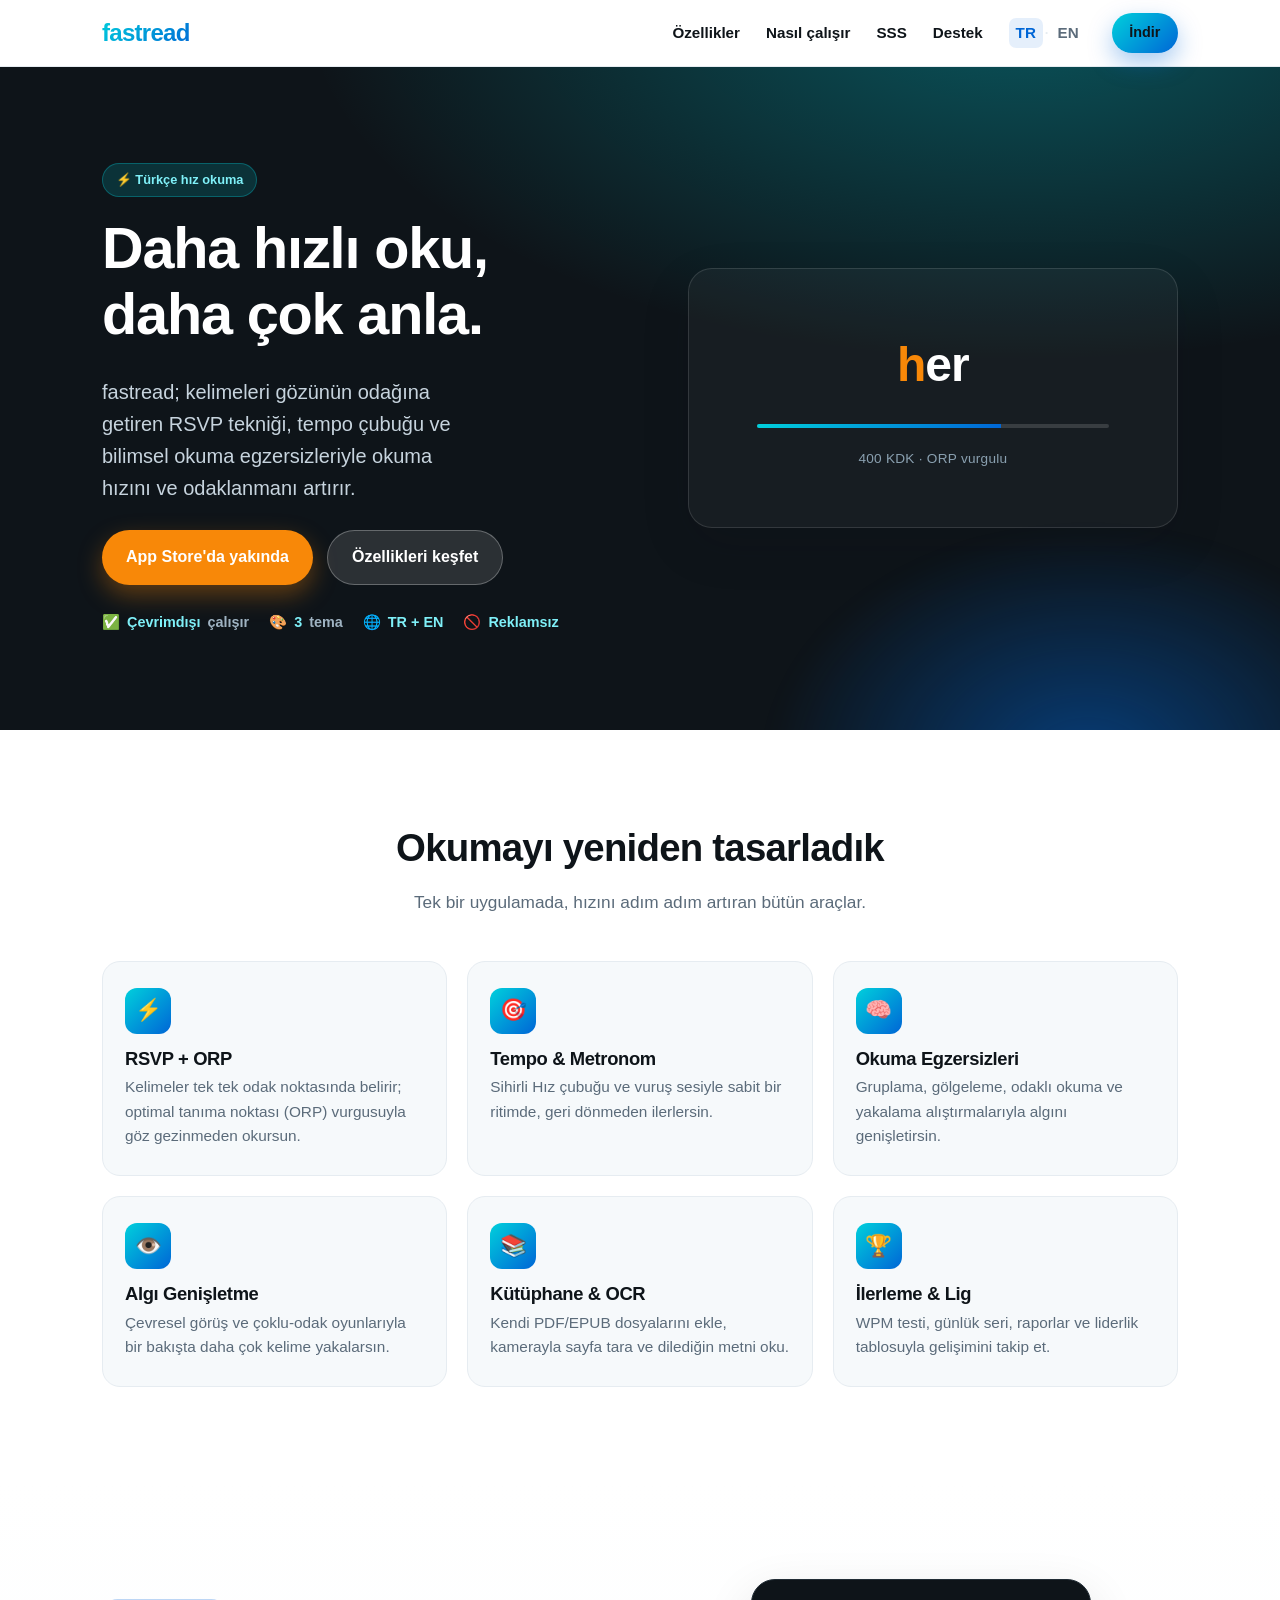
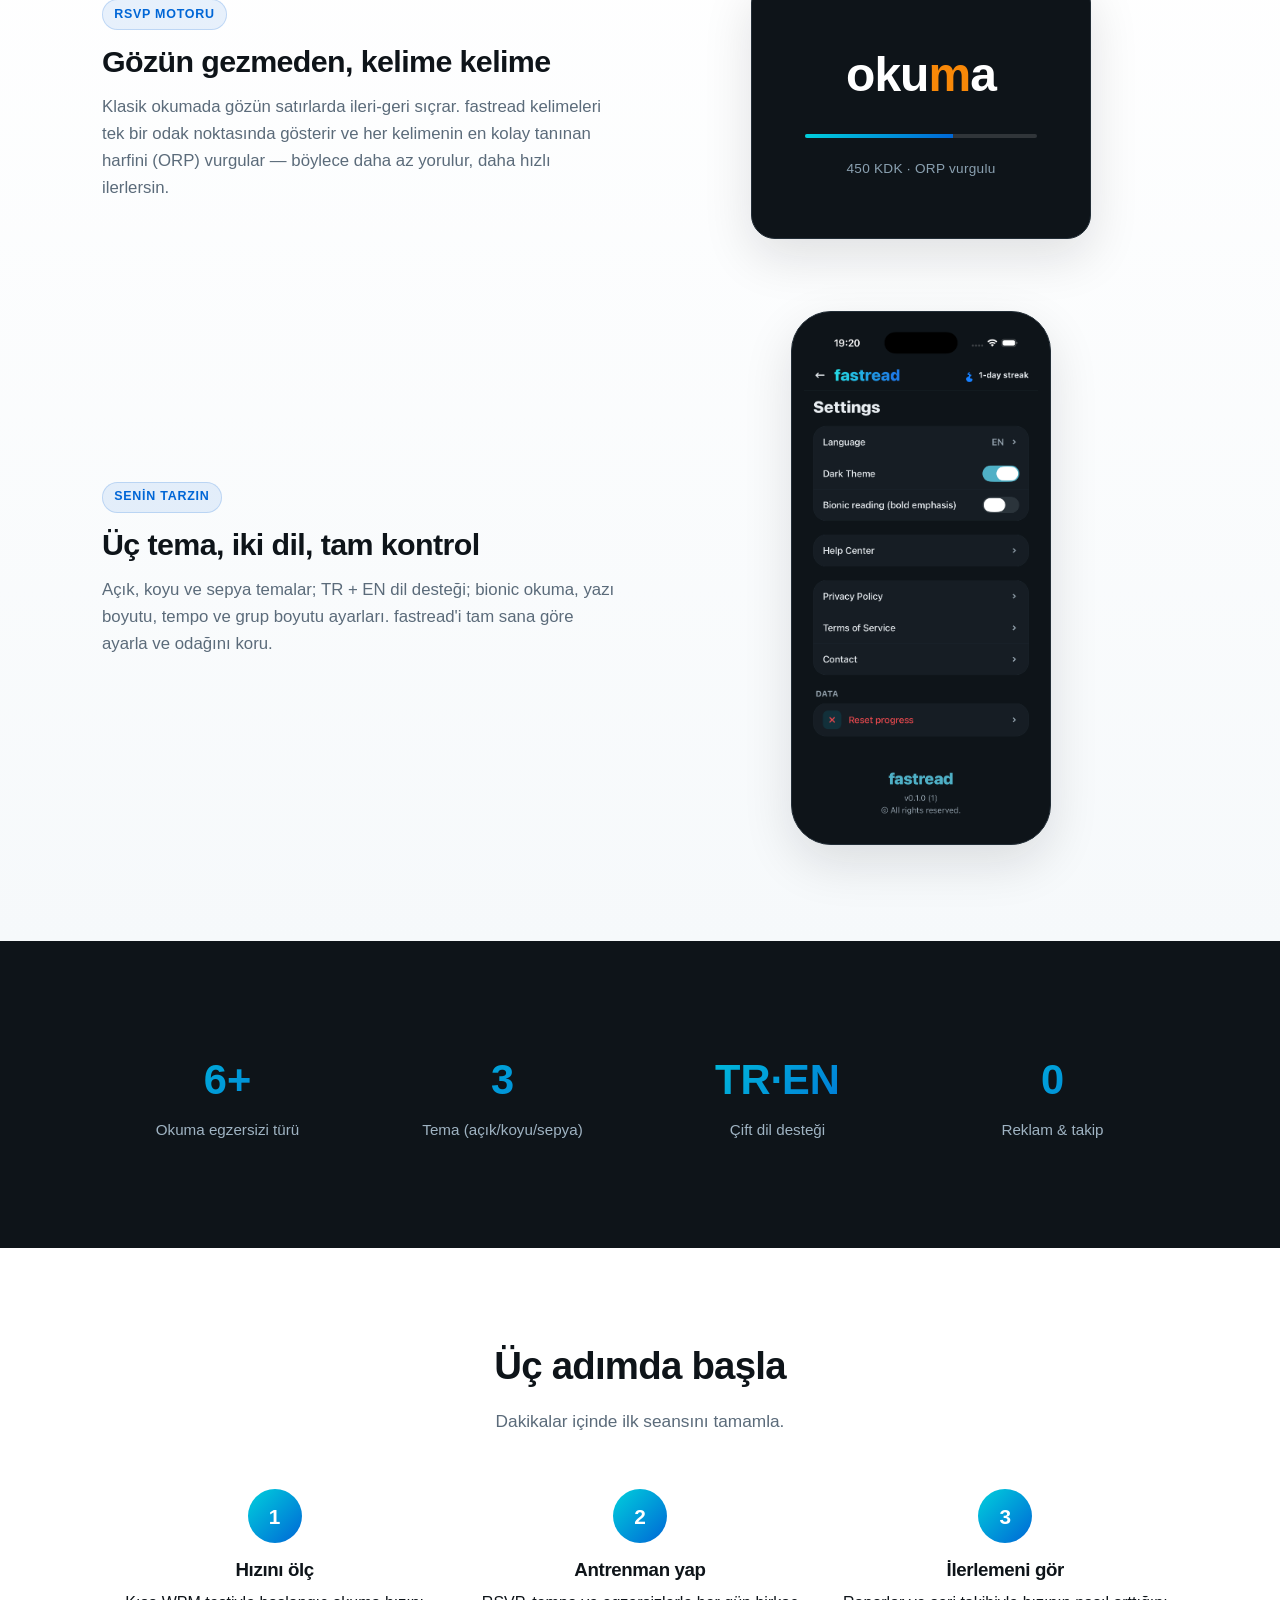
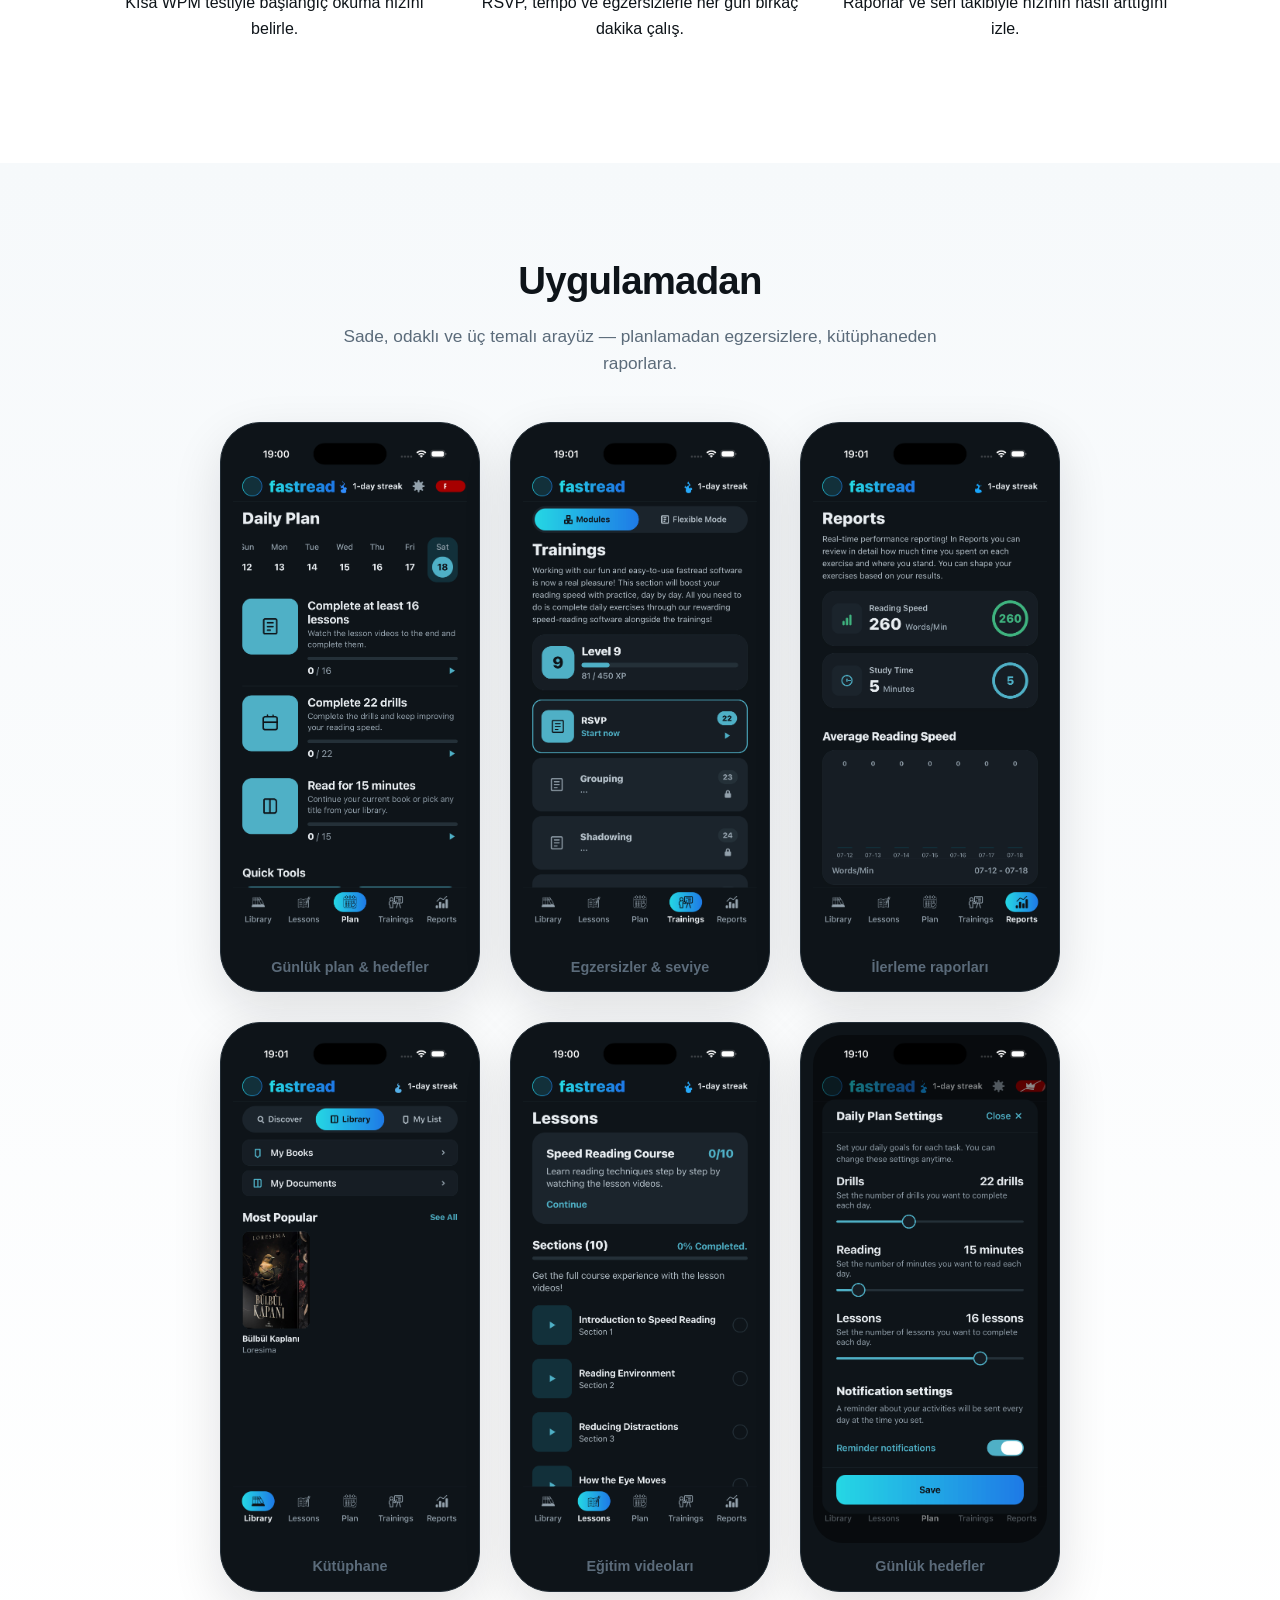
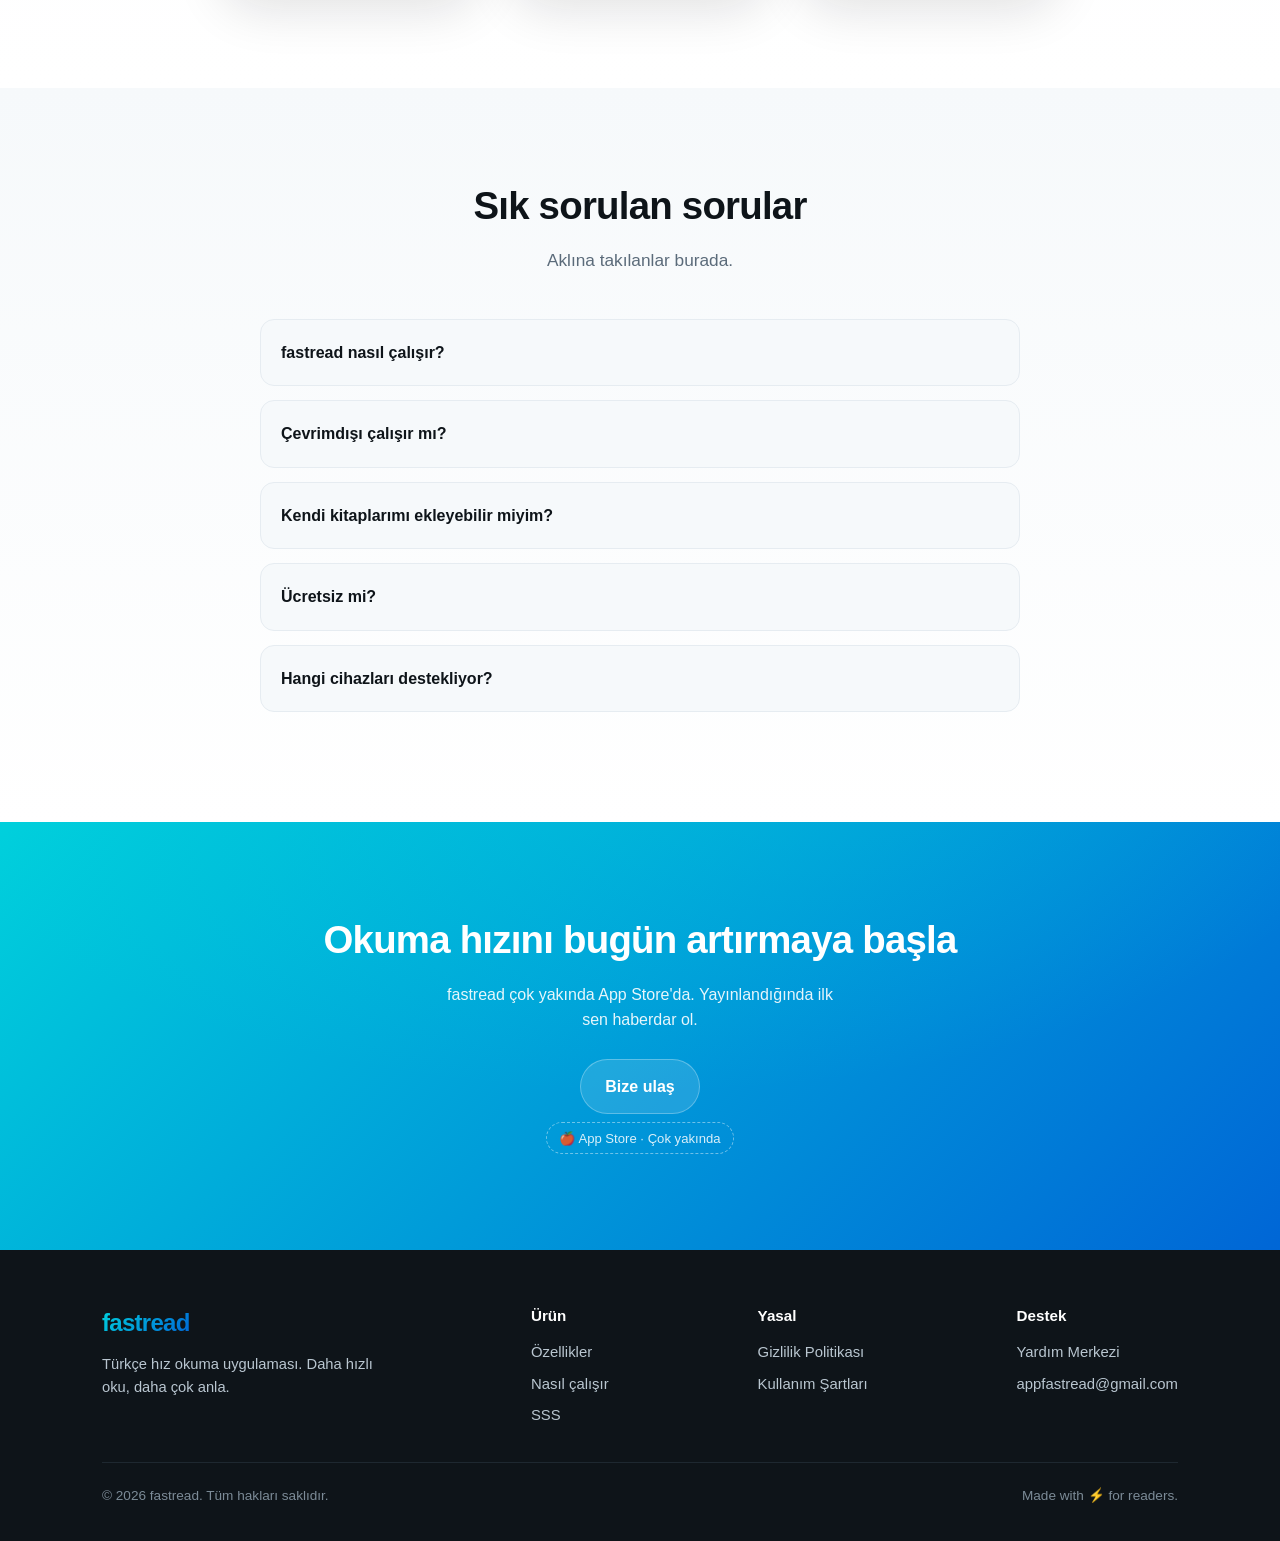
<file: index.html>
<!doctype html>
<html lang="tr">
<head>
  <meta charset="utf-8" />
  <meta name="viewport" content="width=device-width, initial-scale=1" />
  <title>fastread — Türkçe Hız Okuma Uygulaması | RSVP ile Daha Hızlı Oku</title>
  <meta name="description" content="fastread; RSVP tekniği, ORP vurgulama, tempo çubuğu ve okuma egzersizleriyle okuma hızını ve odağını artıran Türkçe hız okuma uygulaması. Çevrimdışı çalışır, reklamsız." />
  <meta name="keywords" content="hız okuma, hızlı okuma uygulaması, RSVP, speed reading, okuma hızı, odaklanma, Türkçe okuma uygulaması" />
  <meta name="robots" content="index, follow" />
  <meta name="theme-color" content="#0066d6" />
  <meta name="author" content="fastread" />

  <link rel="canonical" href="https://appfastread.github.io/" />
  <link rel="alternate" hreflang="tr" href="https://appfastread.github.io/" />
  <link rel="alternate" hreflang="en" href="https://appfastread.github.io/en/" />
  <link rel="alternate" hreflang="x-default" href="https://appfastread.github.io/" />

  <!-- Open Graph -->
  <meta property="og:type" content="website" />
  <meta property="og:site_name" content="fastread" />
  <meta property="og:locale" content="tr_TR" />
  <meta property="og:locale:alternate" content="en_US" />
  <meta property="og:title" content="fastread — Türkçe Hız Okuma Uygulaması" />
  <meta property="og:description" content="RSVP, tempo çubuğu ve egzersizlerle okuma hızını ve odağını artır. Çevrimdışı, reklamsız, TR + EN." />
  <meta property="og:url" content="https://appfastread.github.io/" />
  <meta property="og:image" content="https://appfastread.github.io/assets/screenshot-1.png" />

  <!-- Twitter -->
  <meta name="twitter:card" content="summary_large_image" />
  <meta name="twitter:title" content="fastread — Türkçe Hız Okuma Uygulaması" />
  <meta name="twitter:description" content="RSVP, tempo ve egzersizlerle daha hızlı oku, daha çok anla." />
  <meta name="twitter:image" content="https://appfastread.github.io/assets/screenshot-1.png" />

  <link rel="icon" href="data:image/svg+xml,<svg xmlns='http://www.w3.org/2000/svg' viewBox='0 0 100 100'><text y='.9em' font-size='90'>⚡</text></svg>" />
  <link rel="stylesheet" href="styles.css" />

  <!-- Yapılandırılmış veri (SEO) -->
  <script type="application/ld+json">
  {
    "@context": "https://schema.org",
    "@type": "SoftwareApplication",
    "name": "fastread",
    "operatingSystem": "iOS",
    "applicationCategory": "EducationApplication",
    "description": "RSVP, ORP vurgulama, tempo çubuğu ve okuma egzersizleriyle okuma hızını ve odağını artıran Türkçe hız okuma uygulaması.",
    "inLanguage": ["tr", "en"],
    "offers": { "@type": "Offer", "price": "0", "priceCurrency": "TRY" },
    "publisher": { "@type": "Organization", "name": "fastread", "email": "appfastread@gmail.com" }
  }
  </script>
  <script type="application/ld+json">
  {
    "@context": "https://schema.org",
    "@type": "FAQPage",
    "mainEntity": [
      { "@type": "Question", "name": "fastread nasıl çalışır?", "acceptedAnswer": { "@type": "Answer", "text": "Kelimeleri gözünün odak noktasında tek tek göstererek (RSVP) ve ORP vurgusuyla okuma hızını artırır. WPM testiyle başlar, tempo ve egzersizlerle gelişirsin." } },
      { "@type": "Question", "name": "Çevrimdışı çalışır mı?", "acceptedAnswer": { "@type": "Answer", "text": "Okuma egzersizlerinin çoğu çevrimdışı çalışır; ilerlemen internet geldiğinde hesabınla senkronlanır." } },
      { "@type": "Question", "name": "Kendi kitaplarımı ekleyebilir miyim?", "acceptedAnswer": { "@type": "Answer", "text": "Evet. PDF/EPUB dosyaları ekleyebilir veya kamerayla sayfa tarayıp (OCR) metne çevirebilirsin." } }
    ]
  }
  </script>
</head>
<body>
  <header class="site-header">
    <div class="container nav">
      <a href="index.html" class="wordmark" aria-label="fastread ana sayfa">fastread</a>
      <nav class="nav-links" aria-label="Ana menü">
        <a class="hide-sm" href="#features">Özellikler</a>
        <a class="hide-sm" href="#how">Nasıl çalışır</a>
        <a class="hide-sm" href="#faq">SSS</a>
        <a class="hide-sm" href="support.html">Destek</a>
        <span class="lang-switch"><a class="active" href="index.html">TR</a><span class="sep">·</span><a href="en/index.html" hreflang="en">EN</a></span>
        <a class="btn btn-primary" href="#get" style="padding:.55rem 1.1rem;font-size:.9rem">İndir</a>
      </nav>
    </div>
  </header>

  <!-- HERO -->
  <section class="hero">
    <div class="container hero-grid">
      <div>
        <span class="pill">⚡ Türkçe hız okuma</span>
        <h1>Daha hızlı oku,<br />daha çok anla.</h1>
        <p class="lead">fastread; kelimeleri gözünün odağına getiren RSVP tekniği, tempo çubuğu ve bilimsel okuma egzersizleriyle okuma hızını ve odaklanmanı artırır.</p>
        <div class="hero-cta">
          <a class="btn btn-accent" href="#get">App Store'da yakında</a>
          <a class="btn btn-ghost" href="#features">Özellikleri keşfet</a>
        </div>
        <div class="trust">
          <span>✅ <b>Çevrimdışı</b> çalışır</span>
          <span>🎨 <b>3</b> tema</span>
          <span>🌐 <b>TR + EN</b></span>
          <span>🚫 <b>Reklamsız</b></span>
        </div>
      </div>

      <div class="rsvp-demo" aria-hidden="true">
        <div class="rsvp-word" id="rsvpWord">hız<span class="orp">l</span>ı</div>
        <div class="rsvp-track"><div class="rsvp-fill" id="rsvpFill"></div></div>
        <div class="rsvp-meta"><span id="rsvpWpm">400</span> KDK · ORP vurgulu</div>
      </div>
    </div>
  </section>

  <!-- ÖZELLİKLER -->
  <section id="features">
    <div class="container">
      <div class="section-head">
        <h2>Okumayı yeniden tasarladık</h2>
        <p>Tek bir uygulamada, hızını adım adım artıran bütün araçlar.</p>
      </div>
      <div class="grid features">
        <article class="card"><div class="ico">⚡</div><h3>RSVP + ORP</h3><p>Kelimeler tek tek odak noktasında belirir; optimal tanıma noktası (ORP) vurgusuyla göz gezinmeden okursun.</p></article>
        <article class="card"><div class="ico">🎯</div><h3>Tempo &amp; Metronom</h3><p>Sihirli Hız çubuğu ve vuruş sesiyle sabit bir ritimde, geri dönmeden ilerlersin.</p></article>
        <article class="card"><div class="ico">🧠</div><h3>Okuma Egzersizleri</h3><p>Gruplama, gölgeleme, odaklı okuma ve yakalama alıştırmalarıyla algını genişletirsin.</p></article>
        <article class="card"><div class="ico">👁️</div><h3>Algı Genişletme</h3><p>Çevresel görüş ve çoklu-odak oyunlarıyla bir bakışta daha çok kelime yakalarsın.</p></article>
        <article class="card"><div class="ico">📚</div><h3>Kütüphane &amp; OCR</h3><p>Kendi PDF/EPUB dosyalarını ekle, kamerayla sayfa tara ve dilediğin metni oku.</p></article>
        <article class="card"><div class="ico">🏆</div><h3>İlerleme &amp; Lig</h3><p>WPM testi, günlük seri, raporlar ve liderlik tablosuyla gelişimini takip et.</p></article>
      </div>
    </div>
  </section>

  <!-- SHOWCASE -->
  <section class="showcase" style="background:linear-gradient(180deg,#fff,#f6f9fb)">
    <div class="container">
      <div class="showrow">
        <div class="show-copy">
          <span class="show-badge">RSVP Motoru</span>
          <h3>Gözün gezmeden, kelime kelime</h3>
          <p>Klasik okumada gözün satırlarda ileri-geri sıçrar. fastread kelimeleri tek bir odak noktasında gösterir ve her kelimenin en kolay tanınan harfini (ORP) vurgular — böylece daha az yorulur, daha hızlı ilerlersin.</p>
        </div>
        <div class="show-media">
          <div class="rsvp-demo" style="width:100%;max-width:340px;background:var(--ink);border-color:#222d36" aria-hidden="true">
            <div class="rsvp-word" style="color:#fff">oku<span class="orp">m</span>a</div>
            <div class="rsvp-track"><div class="rsvp-fill" style="width:64%"></div></div>
            <div class="rsvp-meta">450 KDK · ORP vurgulu</div>
          </div>
        </div>
      </div>

      <div class="showrow rev">
        <div class="show-media">
          <figure class="phone" style="margin:0">
            <div class="screen"><img src="assets/screenshot-1.png" alt="fastread ayarlar ve kişiselleştirme ekranı — dil, tema, bionic okuma" loading="lazy" /></div>
          </figure>
        </div>
        <div class="show-copy">
          <span class="show-badge">Senin Tarzın</span>
          <h3>Üç tema, iki dil, tam kontrol</h3>
          <p>Açık, koyu ve sepya temalar; TR + EN dil desteği; bionic okuma, yazı boyutu, tempo ve grup boyutu ayarları. fastread'i tam sana göre ayarla ve odağını koru.</p>
        </div>
      </div>
    </div>
  </section>

  <!-- İSTATİSTİK BANDI -->
  <section class="stats">
    <div class="container">
      <div class="grid">
        <div class="stat"><div class="n">6+</div><div class="l">Okuma egzersizi türü</div></div>
        <div class="stat"><div class="n">3</div><div class="l">Tema (açık/koyu/sepya)</div></div>
        <div class="stat"><div class="n">TR·EN</div><div class="l">Çift dil desteği</div></div>
        <div class="stat"><div class="n">0</div><div class="l">Reklam &amp; takip</div></div>
      </div>
    </div>
  </section>

  <!-- NASIL ÇALIŞIR -->
  <section id="how">
    <div class="container">
      <div class="section-head"><h2>Üç adımda başla</h2><p>Dakikalar içinde ilk seansını tamamla.</p></div>
      <div class="grid steps">
        <div class="step"><div class="num">1</div><h3>Hızını ölç</h3><p>Kısa WPM testiyle başlangıç okuma hızını belirle.</p></div>
        <div class="step"><div class="num">2</div><h3>Antrenman yap</h3><p>RSVP, tempo ve egzersizlerle her gün birkaç dakika çalış.</p></div>
        <div class="step"><div class="num">3</div><h3>İlerlemeni gör</h3><p>Raporlar ve seri takibiyle hızının nasıl arttığını izle.</p></div>
      </div>
    </div>
  </section>

  <!-- GALERİ -->
  <section class="gallery">
    <div class="container">
      <div class="section-head"><h2>Uygulamadan</h2><p>Sade, odaklı ve üç temalı arayüz — planlamadan egzersizlere, kütüphaneden raporlara.</p></div>
      <div class="phones">
        <figure class="phone" style="margin:0">
          <div class="screen"><img src="assets/shot-plan.png" alt="fastread günlük plan ekranı — haftalık takvim, hedefler ve ilerleme" loading="lazy" /></div>
          <figcaption class="cap">Günlük plan &amp; hedefler</figcaption>
        </figure>
        <figure class="phone" style="margin:0">
          <div class="screen"><img src="assets/shot-trainings.png" alt="fastread egzersizler ekranı — RSVP, gruplama ve gölgeleme modülleri, seviye ilerlemesi" loading="lazy" /></div>
          <figcaption class="cap">Egzersizler &amp; seviye</figcaption>
        </figure>
        <figure class="phone" style="margin:0">
          <div class="screen"><img src="assets/shot-reports.png" alt="fastread raporlar ekranı — okuma hızı (WPM), çalışma süresi ve haftalık grafik" loading="lazy" /></div>
          <figcaption class="cap">İlerleme raporları</figcaption>
        </figure>
        <figure class="phone" style="margin:0">
          <div class="screen"><img src="assets/shot-library.png" alt="fastread kütüphane ekranı — kitaplar, dökümanlar ve popüler içerikler" loading="lazy" /></div>
          <figcaption class="cap">Kütüphane</figcaption>
        </figure>
        <figure class="phone" style="margin:0">
          <div class="screen"><img src="assets/shot-lessons.png" alt="fastread eğitimler ekranı — hız okuma kursu bölümleri" loading="lazy" /></div>
          <figcaption class="cap">Eğitim videoları</figcaption>
        </figure>
        <figure class="phone" style="margin:0">
          <div class="screen"><img src="assets/shot-goals.png" alt="fastread günlük hedef ayarları — drill, okuma, ders ve hatırlatıcı bildirimleri" loading="lazy" /></div>
          <figcaption class="cap">Günlük hedefler</figcaption>
        </figure>
      </div>
    </div>
  </section>

  <!-- SSS -->
  <section id="faq" style="background:linear-gradient(180deg,#f6f9fb,#fff)">
    <div class="container">
      <div class="section-head"><h2>Sık sorulan sorular</h2><p>Aklına takılanlar burada.</p></div>
      <div class="home-faq">
        <details class="faq"><summary>fastread nasıl çalışır?</summary><p>Kelimeleri gözünün odak noktasında tek tek göstererek (RSVP) ve ORP vurgusuyla okuma hızını artırır. WPM testiyle başlar, tempo ve egzersizlerle gelişirsin.</p></details>
        <details class="faq"><summary>Çevrimdışı çalışır mı?</summary><p>Okuma egzersizlerinin çoğu çevrimdışı çalışır; ilerlemen internet geldiğinde hesabınla senkronlanır.</p></details>
        <details class="faq"><summary>Kendi kitaplarımı ekleyebilir miyim?</summary><p>Evet. PDF/EPUB dosyaları ekleyebilir veya kamerayla sayfa tarayıp (OCR) metne çevirebilirsin.</p></details>
        <details class="faq"><summary>Ücretsiz mi?</summary><p>Evet. fastread tamamen ücretsizdir; tüm özellikler açıktır, uygulama içi satın alma veya abonelik yoktur.</p></details>
        <details class="faq"><summary>Hangi cihazları destekliyor?</summary><p>iPhone ve iPad (iOS). İlerlemen hesabınla cihazlar arasında senkronlanır.</p></details>
      </div>
    </div>
  </section>

  <!-- CTA -->
  <section id="get" class="cta">
    <div class="container">
      <h2>Okuma hızını bugün artırmaya başla</h2>
      <p>fastread çok yakında App Store'da. Yayınlandığında ilk sen haberdar ol.</p>
      <a class="btn btn-ghost" href="support.html">Bize ulaş</a>
      <div><span class="badge-soon">🍎 App Store · Çok yakında</span></div>
    </div>
  </section>

  <!-- FOOTER -->
  <footer class="site-footer">
    <div class="container">
      <div class="footer-grid">
        <div class="footer-col" style="max-width:280px">
          <span class="wordmark">fastread</span>
          <p style="margin-top:10px;font-size:.92rem">Türkçe hız okuma uygulaması. Daha hızlı oku, daha çok anla.</p>
        </div>
        <div class="footer-col"><h4>Ürün</h4><ul><li><a href="#features">Özellikler</a></li><li><a href="#how">Nasıl çalışır</a></li><li><a href="#faq">SSS</a></li></ul></div>
        <div class="footer-col"><h4>Yasal</h4><ul><li><a href="privacy.html">Gizlilik Politikası</a></li><li><a href="terms.html">Kullanım Şartları</a></li></ul></div>
        <div class="footer-col"><h4>Destek</h4><ul><li><a href="support.html">Yardım Merkezi</a></li><li><a href="mailto:appfastread@gmail.com">appfastread@gmail.com</a></li></ul></div>
      </div>
      <div class="footer-bottom">
        <span>© <span id="yr">2026</span> fastread. Tüm hakları saklıdır.</span>
        <span>Made with ⚡ for readers.</span>
      </div>
    </div>
  </footer>

  <script>
    (function () {
      var words = "fastread ile daha hızlı okumak artık çok kolay her gün birkaç dakika yeter".split(" ");
      var i = 0;
      var wordEl = document.getElementById("rsvpWord");
      var fillEl = document.getElementById("rsvpFill");
      if (wordEl) {
        var orpIndex = function (w) { return Math.max(0, Math.min(w.length - 1, Math.floor((w.length - 1) * 0.35))); };
        var esc = function (s) { return (s || "").replace(/[&<>]/g, function (c) { return { "&": "&amp;", "<": "&lt;", ">": "&gt;" }[c]; }); };
        var show = function () {
          var w = words[i % words.length], o = orpIndex(w);
          wordEl.innerHTML = esc(w.slice(0, o)) + '<span class="orp">' + esc(w[o]) + "</span>" + esc(w.slice(o + 1));
          if (fillEl) fillEl.style.width = (((i % words.length) + 1) / words.length) * 100 + "%";
          i++;
        };
        show(); setInterval(show, 380);
      }
      var y = document.getElementById("yr"); if (y) y.textContent = new Date().getFullYear();
    })();
  </script>
</body>
</html>
</file>
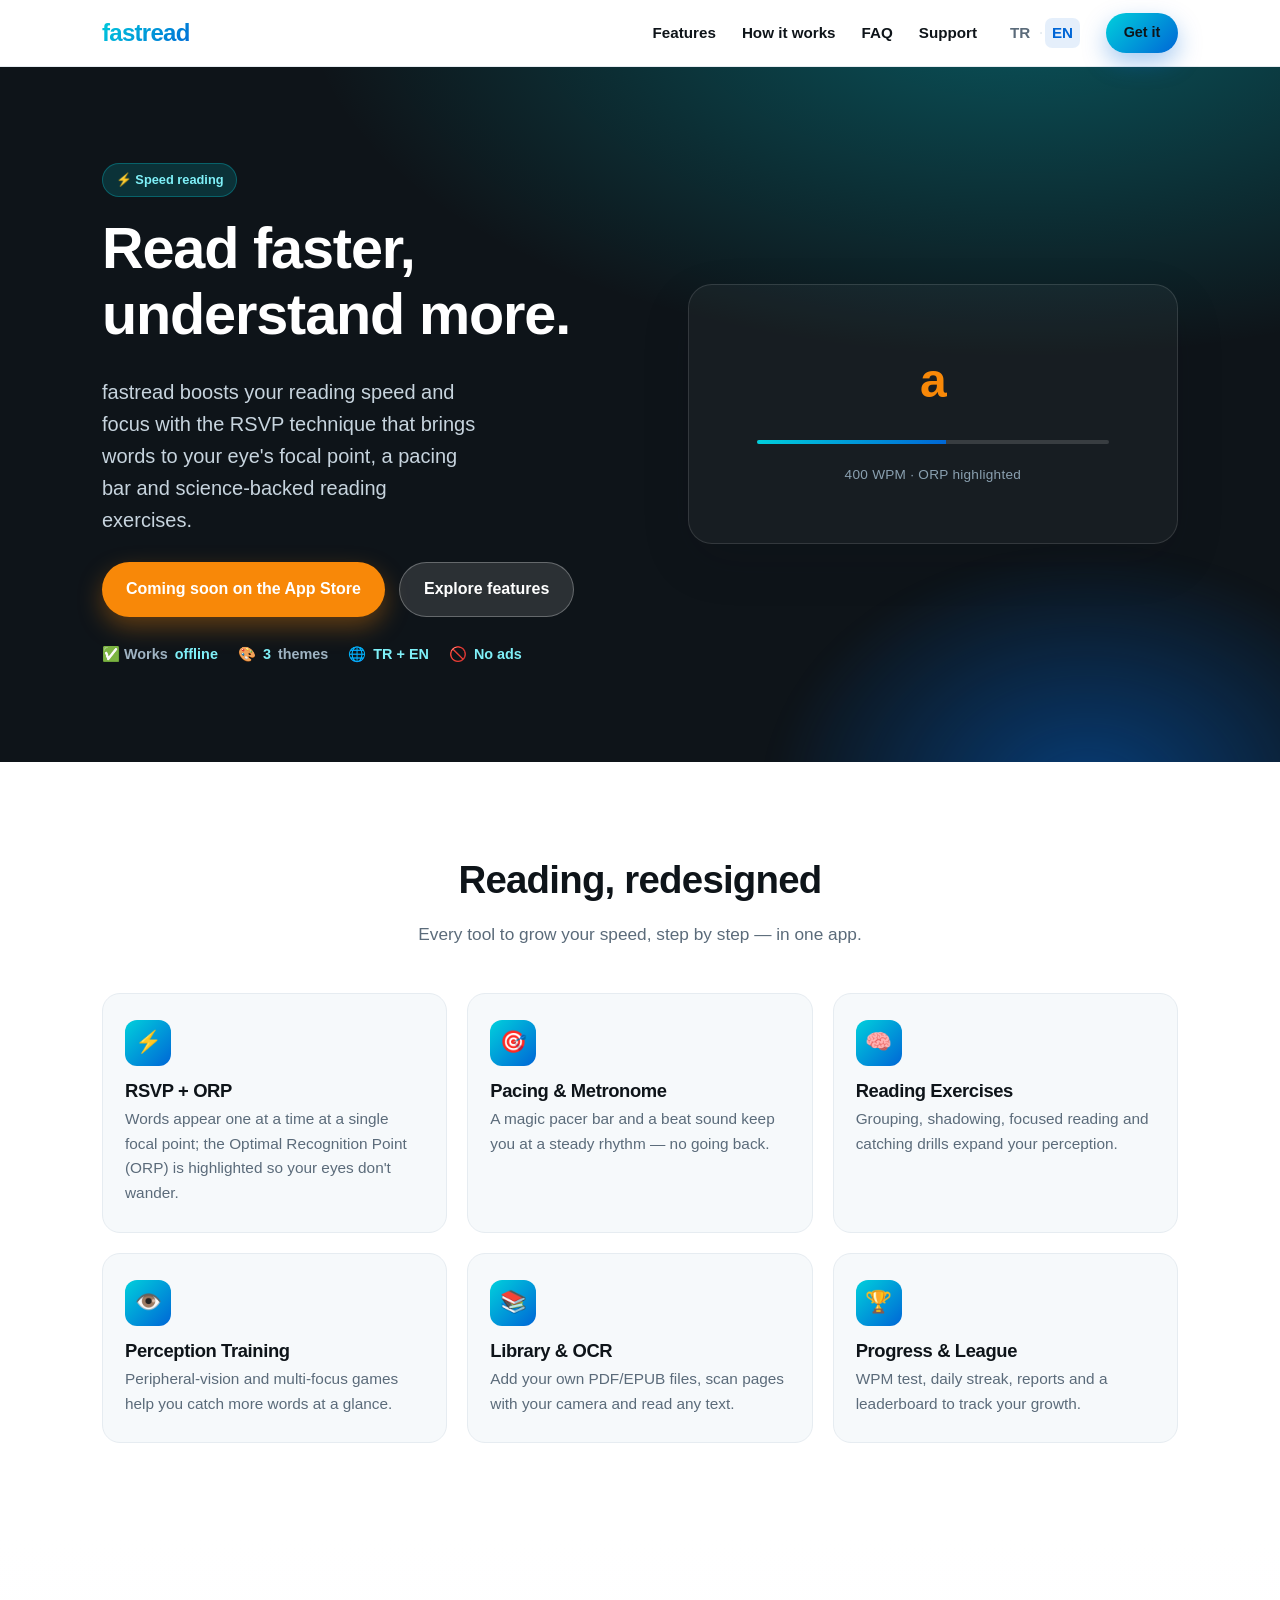
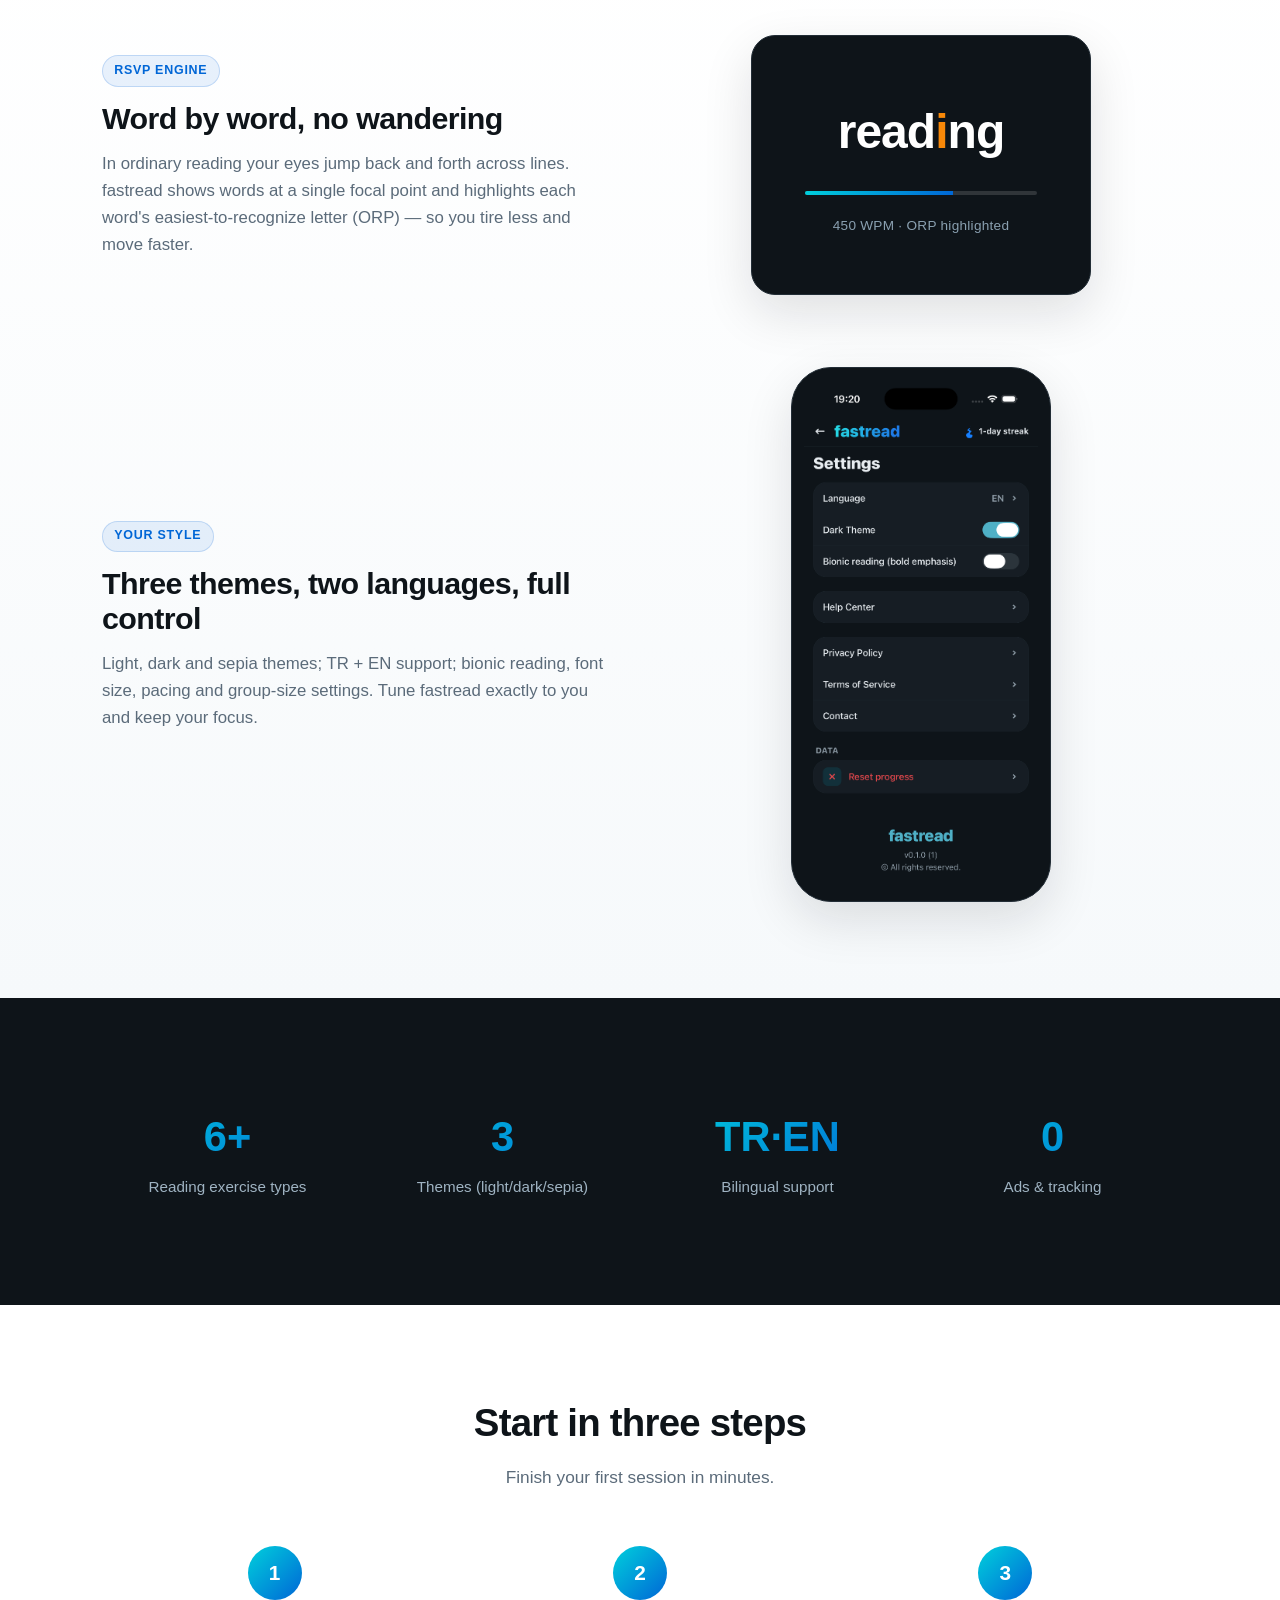
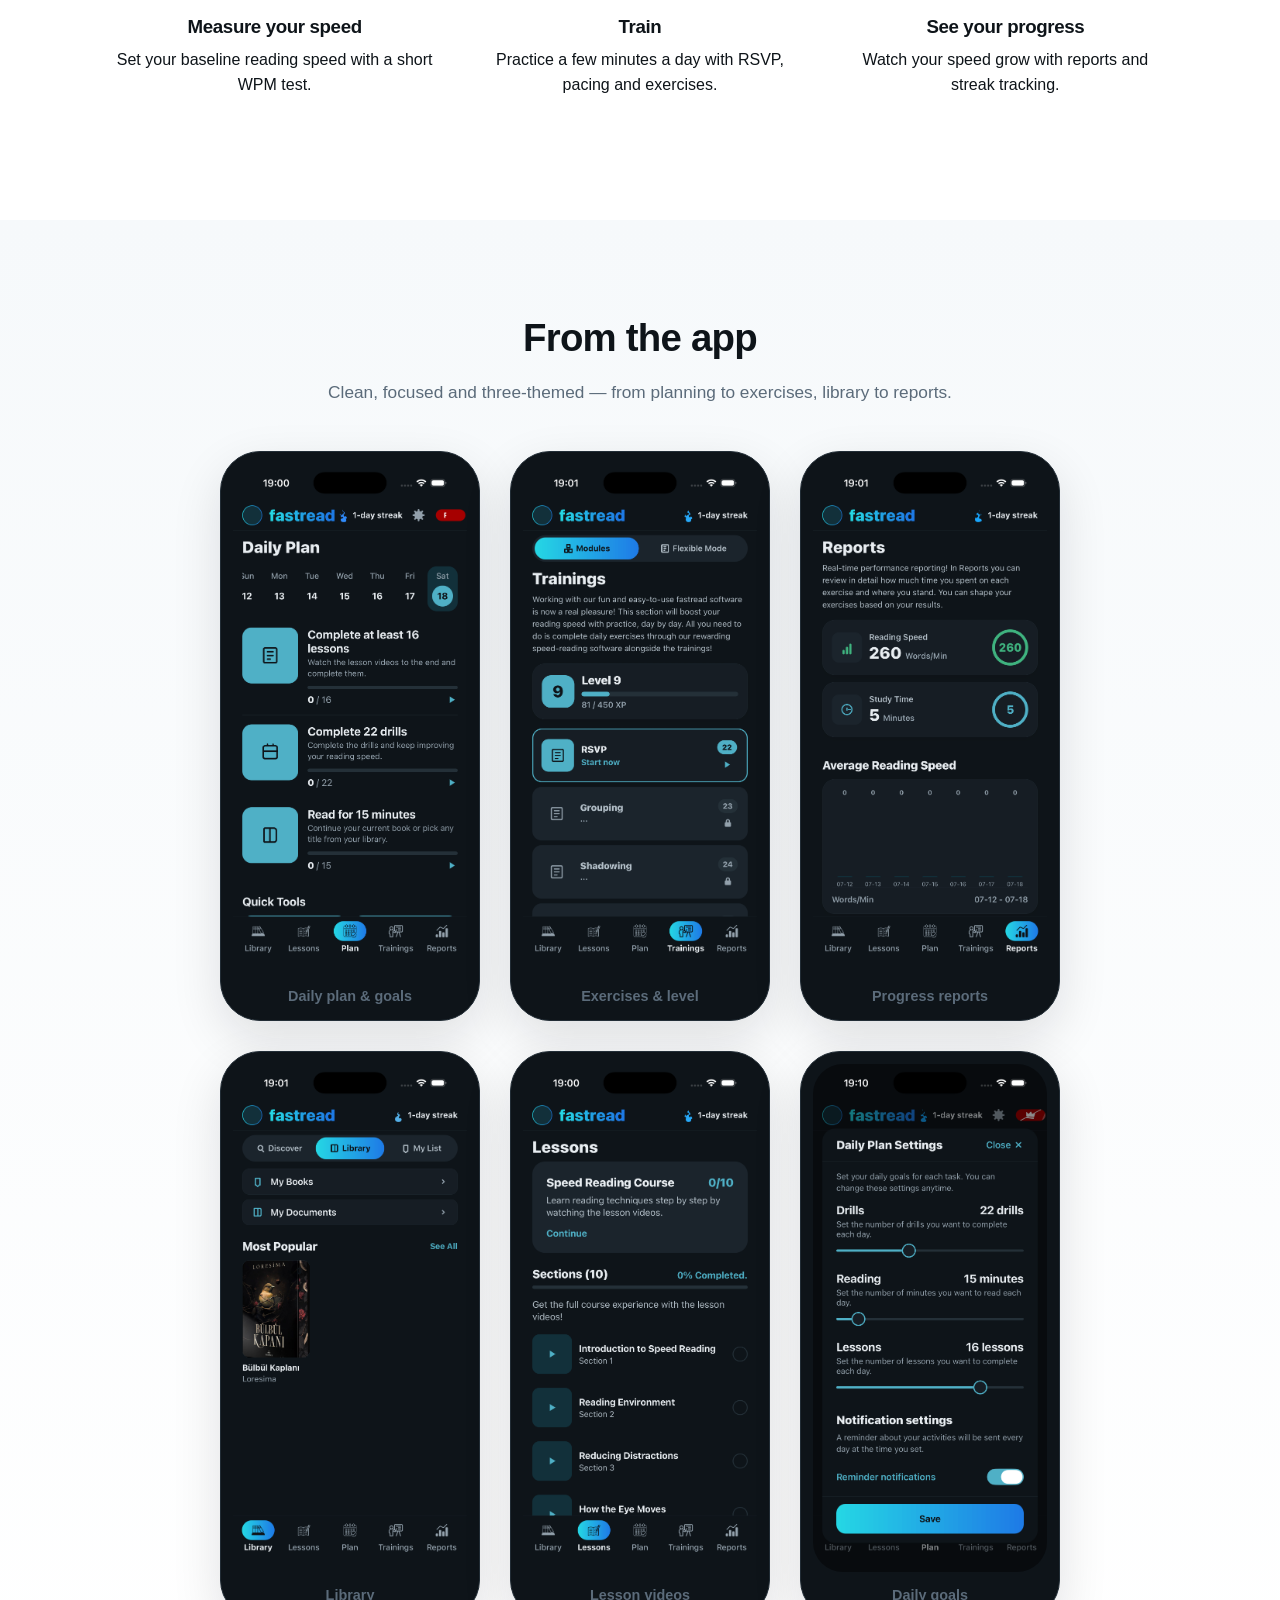
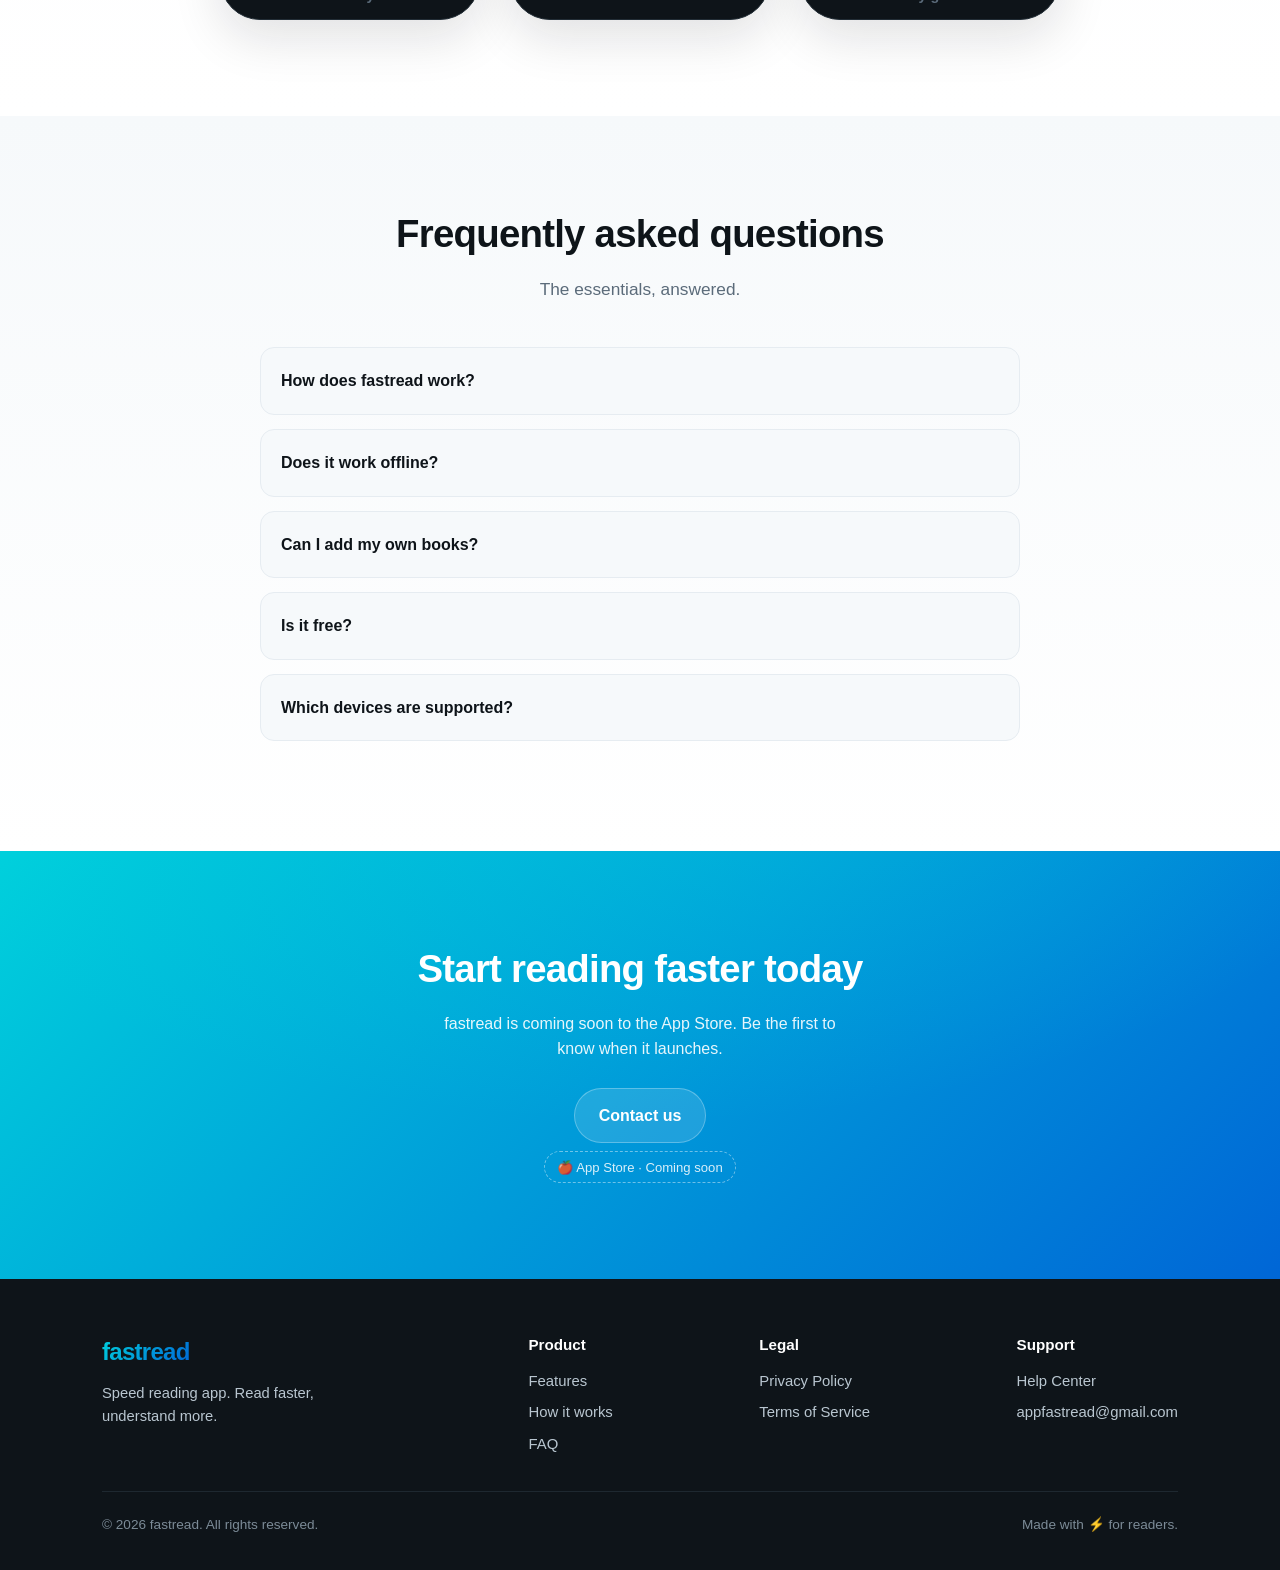
<file: en/index.html>
<!doctype html>
<html lang="en">
<head>
  <meta charset="utf-8" />
  <meta name="viewport" content="width=device-width, initial-scale=1" />
  <title>fastread — Speed Reading App | Read Faster with RSVP</title>
  <meta name="description" content="fastread boosts your reading speed and focus with RSVP, ORP highlighting, a pacing bar and reading exercises. Works offline, no ads." />
  <meta name="keywords" content="speed reading, speed reading app, RSVP reader, reading speed, focus, faster reading" />
  <meta name="robots" content="index, follow" />
  <meta name="theme-color" content="#0066d6" />
  <meta name="author" content="fastread" />
  <link rel="canonical" href="https://appfastread.github.io/en/" />
  <link rel="alternate" hreflang="tr" href="https://appfastread.github.io/" />
  <link rel="alternate" hreflang="en" href="https://appfastread.github.io/en/" />
  <link rel="alternate" hreflang="x-default" href="https://appfastread.github.io/" />

  <meta property="og:type" content="website" />
  <meta property="og:site_name" content="fastread" />
  <meta property="og:locale" content="en_US" />
  <meta property="og:locale:alternate" content="tr_TR" />
  <meta property="og:title" content="fastread — Speed Reading App" />
  <meta property="og:description" content="Boost your reading speed and focus with RSVP, pacing and exercises. Offline, ad-free, TR + EN." />
  <meta property="og:url" content="https://appfastread.github.io/en/" />
  <meta property="og:image" content="https://appfastread.github.io/assets/screenshot-1.png" />
  <meta name="twitter:card" content="summary_large_image" />
  <meta name="twitter:title" content="fastread — Speed Reading App" />
  <meta name="twitter:description" content="Read faster, understand more with RSVP, pacing and exercises." />
  <meta name="twitter:image" content="https://appfastread.github.io/assets/screenshot-1.png" />

  <link rel="icon" href="data:image/svg+xml,<svg xmlns='http://www.w3.org/2000/svg' viewBox='0 0 100 100'><text y='.9em' font-size='90'>⚡</text></svg>" />
  <link rel="stylesheet" href="../styles.css" />

  <script type="application/ld+json">
  {
    "@context": "https://schema.org",
    "@type": "SoftwareApplication",
    "name": "fastread",
    "operatingSystem": "iOS",
    "applicationCategory": "EducationApplication",
    "description": "Speed reading app that boosts reading speed and focus with RSVP, ORP highlighting, a pacing bar and reading exercises.",
    "inLanguage": ["en", "tr"],
    "offers": { "@type": "Offer", "price": "0", "priceCurrency": "USD" },
    "publisher": { "@type": "Organization", "name": "fastread", "email": "appfastread@gmail.com" }
  }
  </script>
  <script type="application/ld+json">
  {
    "@context": "https://schema.org",
    "@type": "FAQPage",
    "mainEntity": [
      { "@type": "Question", "name": "How does fastread work?", "acceptedAnswer": { "@type": "Answer", "text": "It shows words one at a time at your eye's focal point (RSVP) with ORP highlighting to boost reading speed. Start with a WPM test, then improve with pacing and exercises." } },
      { "@type": "Question", "name": "Does it work offline?", "acceptedAnswer": { "@type": "Answer", "text": "Most reading exercises work offline; your progress syncs to your account when you're back online." } },
      { "@type": "Question", "name": "Can I add my own books?", "acceptedAnswer": { "@type": "Answer", "text": "Yes. Add PDF/EPUB files or scan pages with your camera (OCR) to turn them into text." } }
    ]
  }
  </script>
</head>
<body>
  <header class="site-header">
    <div class="container nav">
      <a href="index.html" class="wordmark" aria-label="fastread home">fastread</a>
      <nav class="nav-links" aria-label="Main menu">
        <a class="hide-sm" href="#features">Features</a>
        <a class="hide-sm" href="#how">How it works</a>
        <a class="hide-sm" href="#faq">FAQ</a>
        <a class="hide-sm" href="../support.html#en">Support</a>
        <span class="lang-switch"><a href="../index.html" hreflang="tr">TR</a><span class="sep">·</span><a class="active" href="index.html">EN</a></span>
        <a class="btn btn-primary" href="#get" style="padding:.55rem 1.1rem;font-size:.9rem">Get it</a>
      </nav>
    </div>
  </header>

  <section class="hero">
    <div class="container hero-grid">
      <div>
        <span class="pill">⚡ Speed reading</span>
        <h1>Read faster,<br />understand more.</h1>
        <p class="lead">fastread boosts your reading speed and focus with the RSVP technique that brings words to your eye's focal point, a pacing bar and science-backed reading exercises.</p>
        <div class="hero-cta">
          <a class="btn btn-accent" href="#get">Coming soon on the App Store</a>
          <a class="btn btn-ghost" href="#features">Explore features</a>
        </div>
        <div class="trust">
          <span>✅ Works <b>offline</b></span>
          <span>🎨 <b>3</b> themes</span>
          <span>🌐 <b>TR + EN</b></span>
          <span>🚫 <b>No ads</b></span>
        </div>
      </div>
      <div class="rsvp-demo" aria-hidden="true">
        <div class="rsvp-word" id="rsvpWord">read<span class="orp">i</span>ng</div>
        <div class="rsvp-track"><div class="rsvp-fill" id="rsvpFill"></div></div>
        <div class="rsvp-meta"><span>400</span> WPM · ORP highlighted</div>
      </div>
    </div>
  </section>

  <section id="features">
    <div class="container">
      <div class="section-head">
        <h2>Reading, redesigned</h2>
        <p>Every tool to grow your speed, step by step — in one app.</p>
      </div>
      <div class="grid features">
        <article class="card"><div class="ico">⚡</div><h3>RSVP + ORP</h3><p>Words appear one at a time at a single focal point; the Optimal Recognition Point (ORP) is highlighted so your eyes don't wander.</p></article>
        <article class="card"><div class="ico">🎯</div><h3>Pacing &amp; Metronome</h3><p>A magic pacer bar and a beat sound keep you at a steady rhythm — no going back.</p></article>
        <article class="card"><div class="ico">🧠</div><h3>Reading Exercises</h3><p>Grouping, shadowing, focused reading and catching drills expand your perception.</p></article>
        <article class="card"><div class="ico">👁️</div><h3>Perception Training</h3><p>Peripheral-vision and multi-focus games help you catch more words at a glance.</p></article>
        <article class="card"><div class="ico">📚</div><h3>Library &amp; OCR</h3><p>Add your own PDF/EPUB files, scan pages with your camera and read any text.</p></article>
        <article class="card"><div class="ico">🏆</div><h3>Progress &amp; League</h3><p>WPM test, daily streak, reports and a leaderboard to track your growth.</p></article>
      </div>
    </div>
  </section>

  <section class="showcase" style="background:linear-gradient(180deg,#fff,#f6f9fb)">
    <div class="container">
      <div class="showrow">
        <div class="show-copy">
          <span class="show-badge">RSVP Engine</span>
          <h3>Word by word, no wandering</h3>
          <p>In ordinary reading your eyes jump back and forth across lines. fastread shows words at a single focal point and highlights each word's easiest-to-recognize letter (ORP) — so you tire less and move faster.</p>
        </div>
        <div class="show-media">
          <div class="rsvp-demo" style="width:100%;max-width:340px;background:var(--ink);border-color:#222d36" aria-hidden="true">
            <div class="rsvp-word" style="color:#fff">read<span class="orp">i</span>ng</div>
            <div class="rsvp-track"><div class="rsvp-fill" style="width:64%"></div></div>
            <div class="rsvp-meta">450 WPM · ORP highlighted</div>
          </div>
        </div>
      </div>
      <div class="showrow rev">
        <div class="show-media">
          <figure class="phone" style="margin:0">
            <div class="screen"><img src="../assets/screenshot-1.png" alt="fastread settings and personalization screen — language, theme, bionic reading" loading="lazy" /></div>
          </figure>
        </div>
        <div class="show-copy">
          <span class="show-badge">Your Style</span>
          <h3>Three themes, two languages, full control</h3>
          <p>Light, dark and sepia themes; TR + EN support; bionic reading, font size, pacing and group-size settings. Tune fastread exactly to you and keep your focus.</p>
        </div>
      </div>
    </div>
  </section>

  <section class="stats">
    <div class="container">
      <div class="grid">
        <div class="stat"><div class="n">6+</div><div class="l">Reading exercise types</div></div>
        <div class="stat"><div class="n">3</div><div class="l">Themes (light/dark/sepia)</div></div>
        <div class="stat"><div class="n">TR·EN</div><div class="l">Bilingual support</div></div>
        <div class="stat"><div class="n">0</div><div class="l">Ads &amp; tracking</div></div>
      </div>
    </div>
  </section>

  <section id="how">
    <div class="container">
      <div class="section-head"><h2>Start in three steps</h2><p>Finish your first session in minutes.</p></div>
      <div class="grid steps">
        <div class="step"><div class="num">1</div><h3>Measure your speed</h3><p>Set your baseline reading speed with a short WPM test.</p></div>
        <div class="step"><div class="num">2</div><h3>Train</h3><p>Practice a few minutes a day with RSVP, pacing and exercises.</p></div>
        <div class="step"><div class="num">3</div><h3>See your progress</h3><p>Watch your speed grow with reports and streak tracking.</p></div>
      </div>
    </div>
  </section>

  <section class="gallery">
    <div class="container">
      <div class="section-head"><h2>From the app</h2><p>Clean, focused and three-themed — from planning to exercises, library to reports.</p></div>
      <div class="phones">
        <figure class="phone" style="margin:0"><div class="screen"><img src="../assets/shot-plan.png" alt="fastread daily plan screen — weekly calendar, goals and progress" loading="lazy" /></div><figcaption class="cap">Daily plan &amp; goals</figcaption></figure>
        <figure class="phone" style="margin:0"><div class="screen"><img src="../assets/shot-trainings.png" alt="fastread trainings screen — RSVP, grouping and shadowing modules, level progress" loading="lazy" /></div><figcaption class="cap">Exercises &amp; level</figcaption></figure>
        <figure class="phone" style="margin:0"><div class="screen"><img src="../assets/shot-reports.png" alt="fastread reports screen — reading speed (WPM), study time and weekly chart" loading="lazy" /></div><figcaption class="cap">Progress reports</figcaption></figure>
        <figure class="phone" style="margin:0"><div class="screen"><img src="../assets/shot-library.png" alt="fastread library screen — books, documents and popular content" loading="lazy" /></div><figcaption class="cap">Library</figcaption></figure>
        <figure class="phone" style="margin:0"><div class="screen"><img src="../assets/shot-lessons.png" alt="fastread lessons screen — speed reading course sections" loading="lazy" /></div><figcaption class="cap">Lesson videos</figcaption></figure>
        <figure class="phone" style="margin:0"><div class="screen"><img src="../assets/shot-goals.png" alt="fastread daily goal settings — drills, reading, lessons and reminders" loading="lazy" /></div><figcaption class="cap">Daily goals</figcaption></figure>
      </div>
    </div>
  </section>

  <section id="faq" style="background:linear-gradient(180deg,#f6f9fb,#fff)">
    <div class="container">
      <div class="section-head"><h2>Frequently asked questions</h2><p>The essentials, answered.</p></div>
      <div class="home-faq">
        <details class="faq"><summary>How does fastread work?</summary><p>It shows words one at a time at your eye's focal point (RSVP) with ORP highlighting to boost reading speed. Start with a WPM test, then improve with pacing and exercises.</p></details>
        <details class="faq"><summary>Does it work offline?</summary><p>Most exercises work offline; your progress syncs to your account when you're back online.</p></details>
        <details class="faq"><summary>Can I add my own books?</summary><p>Yes. Add PDF/EPUB files or scan pages with your camera (OCR) to turn them into text.</p></details>
        <details class="faq"><summary>Is it free?</summary><p>Yes. fastread is completely free — every feature is unlocked, with no in-app purchases or subscriptions.</p></details>
        <details class="faq"><summary>Which devices are supported?</summary><p>iPhone and iPad (iOS). Your progress syncs across devices via your account.</p></details>
      </div>
    </div>
  </section>

  <section id="get" class="cta">
    <div class="container">
      <h2>Start reading faster today</h2>
      <p>fastread is coming soon to the App Store. Be the first to know when it launches.</p>
      <a class="btn btn-ghost" href="../support.html#en">Contact us</a>
      <div><span class="badge-soon">🍎 App Store · Coming soon</span></div>
    </div>
  </section>

  <footer class="site-footer">
    <div class="container">
      <div class="footer-grid">
        <div class="footer-col" style="max-width:280px">
          <span class="wordmark">fastread</span>
          <p style="margin-top:10px;font-size:.92rem">Speed reading app. Read faster, understand more.</p>
        </div>
        <div class="footer-col"><h4>Product</h4><ul><li><a href="#features">Features</a></li><li><a href="#how">How it works</a></li><li><a href="#faq">FAQ</a></li></ul></div>
        <div class="footer-col"><h4>Legal</h4><ul><li><a href="../privacy.html#en">Privacy Policy</a></li><li><a href="../terms.html#en">Terms of Service</a></li></ul></div>
        <div class="footer-col"><h4>Support</h4><ul><li><a href="../support.html#en">Help Center</a></li><li><a href="mailto:appfastread@gmail.com">appfastread@gmail.com</a></li></ul></div>
      </div>
      <div class="footer-bottom">
        <span>© <span id="yr">2026</span> fastread. All rights reserved.</span>
        <span>Made with ⚡ for readers.</span>
      </div>
    </div>
  </footer>

  <script>
    (function () {
      var words = "reading faster is now easy just a few minutes every day is enough".split(" ");
      var i = 0;
      var wordEl = document.getElementById("rsvpWord");
      var fillEl = document.getElementById("rsvpFill");
      if (wordEl) {
        var orpIndex = function (w) { return Math.max(0, Math.min(w.length - 1, Math.floor((w.length - 1) * 0.35))); };
        var esc = function (s) { return (s || "").replace(/[&<>]/g, function (c) { return { "&": "&amp;", "<": "&lt;", ">": "&gt;" }[c]; }); };
        var show = function () {
          var w = words[i % words.length], o = orpIndex(w);
          wordEl.innerHTML = esc(w.slice(0, o)) + '<span class="orp">' + esc(w[o]) + "</span>" + esc(w.slice(o + 1));
          if (fillEl) fillEl.style.width = (((i % words.length) + 1) / words.length) * 100 + "%";
          i++;
        };
        show(); setInterval(show, 380);
      }
      var y = document.getElementById("yr"); if (y) y.textContent = new Date().getFullYear();
    })();
  </script>
</body>
</html>
</file>
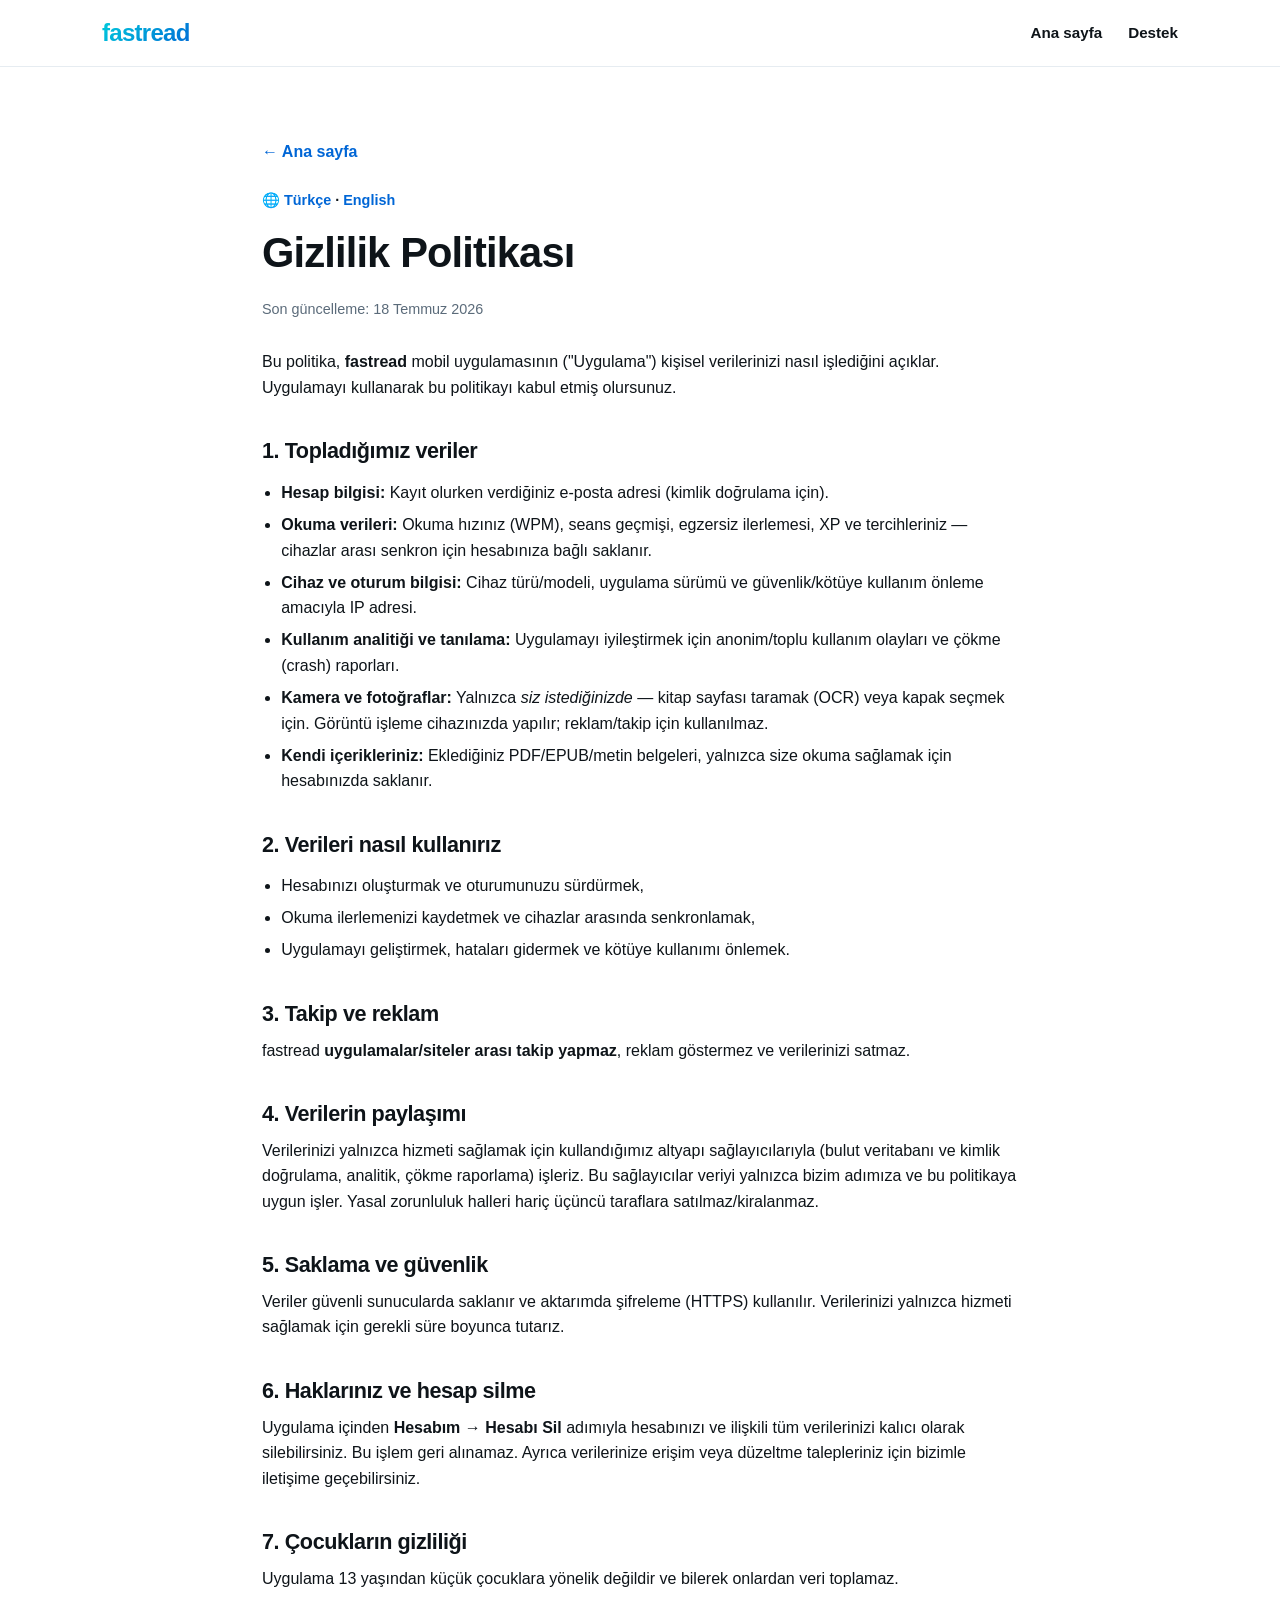
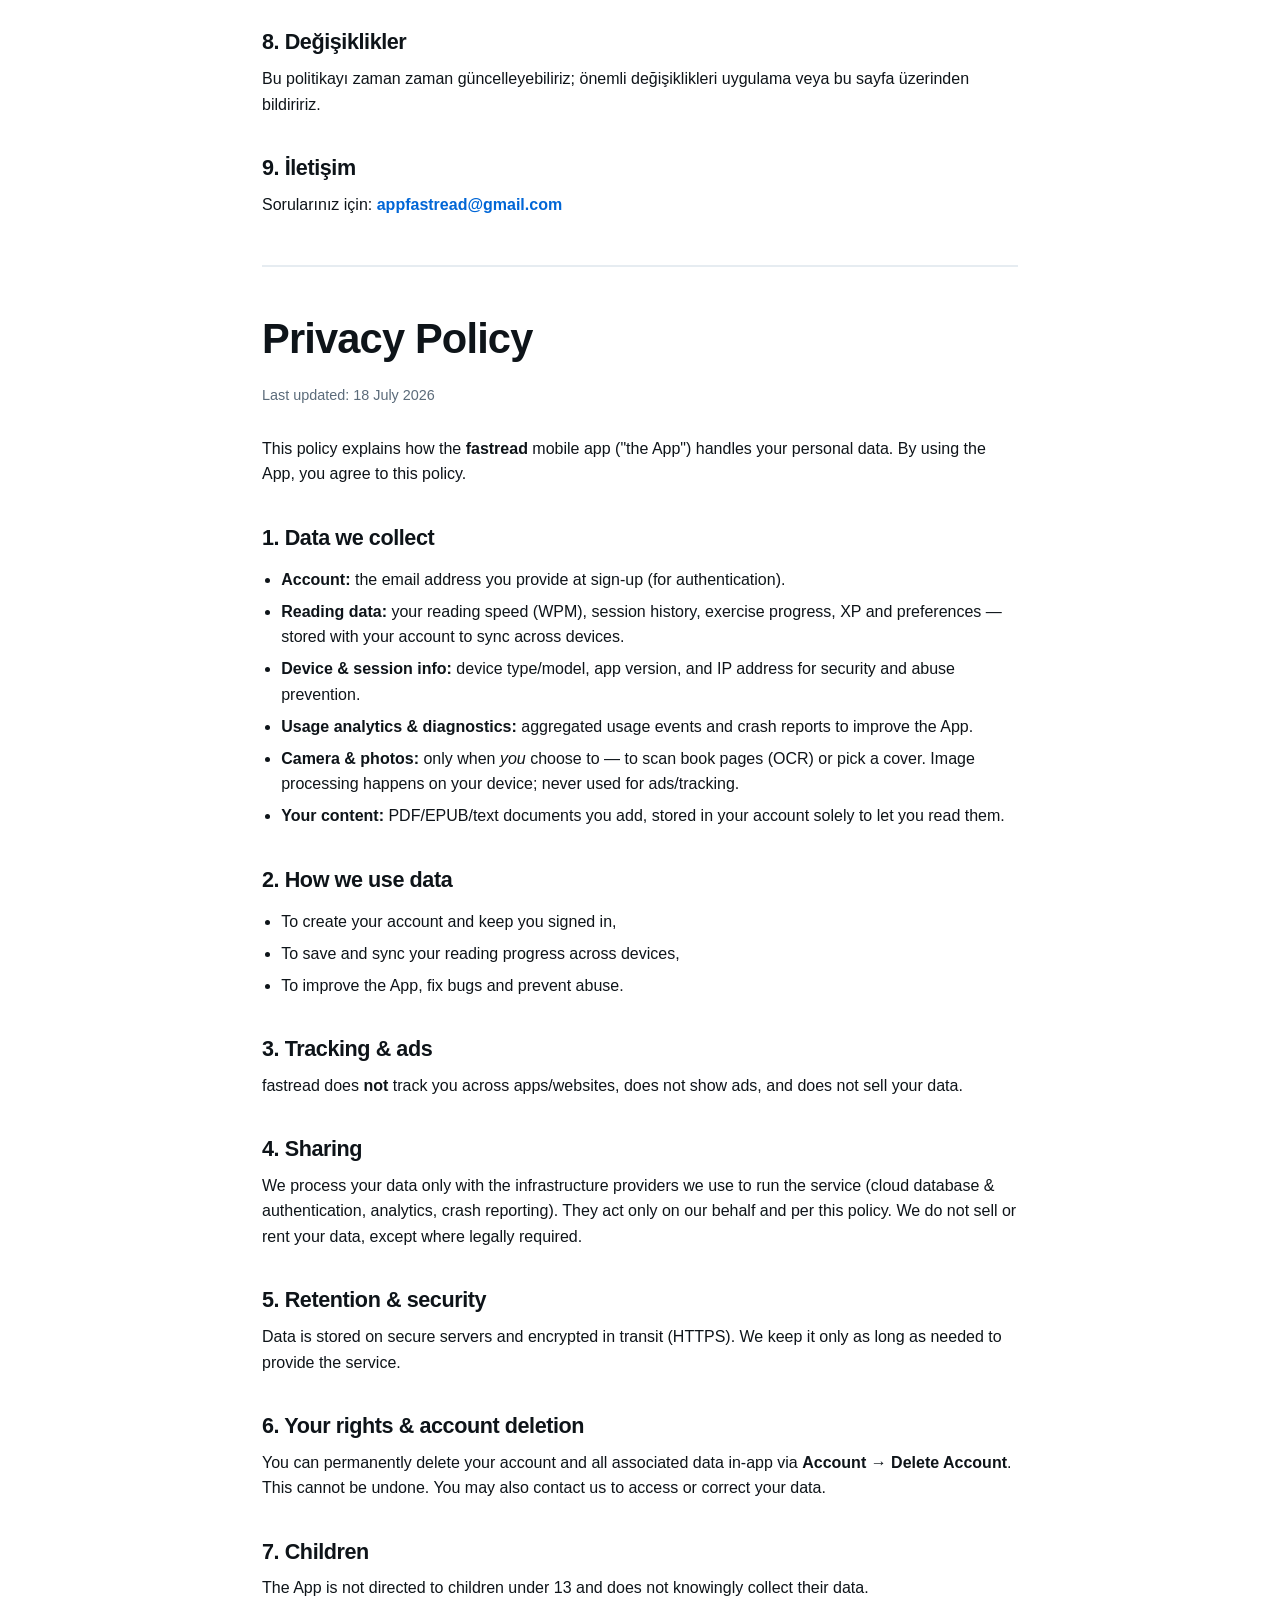
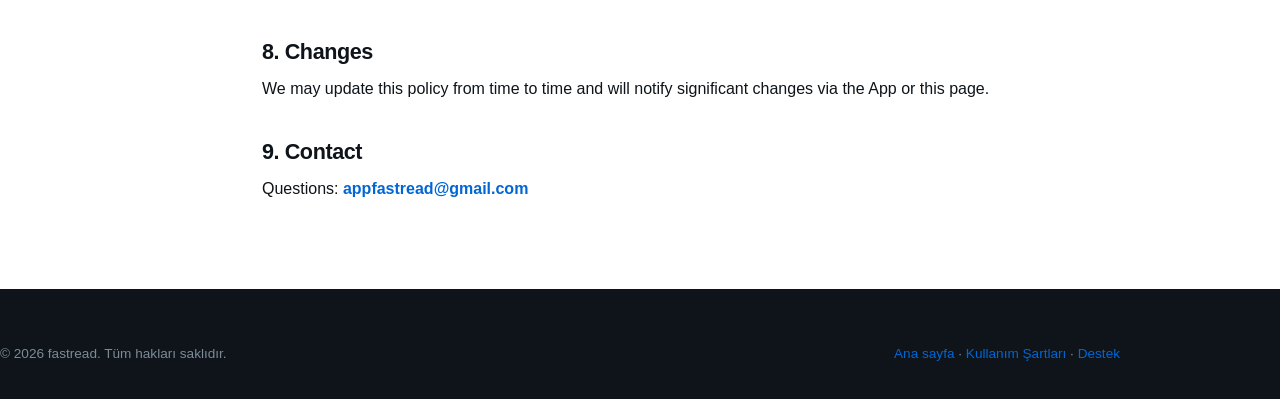
<file: privacy.html>
<!doctype html>
<html lang="tr">
<head>
  <meta charset="utf-8" />
  <meta name="viewport" content="width=device-width, initial-scale=1" />
  <title>Gizlilik Politikası — fastread</title>
  <meta name="description" content="fastread gizlilik politikası: hangi verileri topladığımız, nasıl kullandığımız ve haklarınız." />
  <meta name="robots" content="index, follow" />
  <meta name="theme-color" content="#0066d6" />
  <link rel="canonical" href="https://appfastread.github.io/privacy.html" />
  <meta property="og:type" content="article" />
  <meta property="og:title" content="Gizlilik Politikası — fastread" />
  <meta property="og:description" content="fastread hangi verileri toplar, nasıl kullanır ve haklarınız nelerdir?" />
  <meta property="og:url" content="https://appfastread.github.io/privacy.html" />
  <link rel="icon" href="data:image/svg+xml,<svg xmlns='http://www.w3.org/2000/svg' viewBox='0 0 100 100'><text y='.9em' font-size='90'>⚡</text></svg>" />
  <link rel="stylesheet" href="styles.css" />
</head>
<body>
  <header class="site-header">
    <div class="container nav">
      <a href="index.html" class="wordmark">fastread</a>
      <nav class="nav-links"><a href="index.html">Ana sayfa</a><a href="support.html">Destek</a></nav>
    </div>
  </header>

  <main class="doc">
    <a class="back-home" href="index.html">← Ana sayfa</a>
    <p style="font-size:.9rem;font-weight:700;margin-bottom:1.2em">🌐 <a href="#">Türkçe</a> · <a href="#en">English</a></p>
    <h1>Gizlilik Politikası</h1>
    <p class="updated">Son güncelleme: 18 Temmuz 2026</p>

    <p>Bu politika, <strong>fastread</strong> mobil uygulamasının ("Uygulama") kişisel verilerinizi nasıl işlediğini açıklar. Uygulamayı kullanarak bu politikayı kabul etmiş olursunuz.</p>

    <h2>1. Topladığımız veriler</h2>
    <ul>
      <li><strong>Hesap bilgisi:</strong> Kayıt olurken verdiğiniz e-posta adresi (kimlik doğrulama için).</li>
      <li><strong>Okuma verileri:</strong> Okuma hızınız (WPM), seans geçmişi, egzersiz ilerlemesi, XP ve tercihleriniz — cihazlar arası senkron için hesabınıza bağlı saklanır.</li>
      <li><strong>Cihaz ve oturum bilgisi:</strong> Cihaz türü/modeli, uygulama sürümü ve güvenlik/kötüye kullanım önleme amacıyla IP adresi.</li>
      <li><strong>Kullanım analitiği ve tanılama:</strong> Uygulamayı iyileştirmek için anonim/toplu kullanım olayları ve çökme (crash) raporları.</li>
      <li><strong>Kamera ve fotoğraflar:</strong> Yalnızca <em>siz istediğinizde</em> — kitap sayfası taramak (OCR) veya kapak seçmek için. Görüntü işleme cihazınızda yapılır; reklam/takip için kullanılmaz.</li>
      <li><strong>Kendi içerikleriniz:</strong> Eklediğiniz PDF/EPUB/metin belgeleri, yalnızca size okuma sağlamak için hesabınızda saklanır.</li>
    </ul>

    <h2>2. Verileri nasıl kullanırız</h2>
    <ul>
      <li>Hesabınızı oluşturmak ve oturumunuzu sürdürmek,</li>
      <li>Okuma ilerlemenizi kaydetmek ve cihazlar arasında senkronlamak,</li>
      <li>Uygulamayı geliştirmek, hataları gidermek ve kötüye kullanımı önlemek.</li>
    </ul>

    <h2>3. Takip ve reklam</h2>
    <p>fastread <strong>uygulamalar/siteler arası takip yapmaz</strong>, reklam göstermez ve verilerinizi satmaz.</p>

    <h2>4. Verilerin paylaşımı</h2>
    <p>Verilerinizi yalnızca hizmeti sağlamak için kullandığımız altyapı sağlayıcılarıyla (bulut veritabanı ve kimlik doğrulama, analitik, çökme raporlama) işleriz. Bu sağlayıcılar veriyi yalnızca bizim adımıza ve bu politikaya uygun işler. Yasal zorunluluk halleri hariç üçüncü taraflara satılmaz/kiralanmaz.</p>

    <h2>5. Saklama ve güvenlik</h2>
    <p>Veriler güvenli sunucularda saklanır ve aktarımda şifreleme (HTTPS) kullanılır. Verilerinizi yalnızca hizmeti sağlamak için gerekli süre boyunca tutarız.</p>

    <h2>6. Haklarınız ve hesap silme</h2>
    <p>Uygulama içinden <strong>Hesabım → Hesabı Sil</strong> adımıyla hesabınızı ve ilişkili tüm verilerinizi kalıcı olarak silebilirsiniz. Bu işlem geri alınamaz. Ayrıca verilerinize erişim veya düzeltme talepleriniz için bizimle iletişime geçebilirsiniz.</p>

    <h2>7. Çocukların gizliliği</h2>
    <p>Uygulama 13 yaşından küçük çocuklara yönelik değildir ve bilerek onlardan veri toplamaz.</p>

    <h2>8. Değişiklikler</h2>
    <p>Bu politikayı zaman zaman güncelleyebiliriz; önemli değişiklikleri uygulama veya bu sayfa üzerinden bildiririz.</p>

    <h2>9. İletişim</h2>
    <p>Sorularınız için: <a href="mailto:appfastread@gmail.com">appfastread@gmail.com</a></p>

    <hr class="lang-sep" />

    <!-- ENGLISH -->
    <h1 id="en">Privacy Policy</h1>
    <p class="updated">Last updated: 18 July 2026</p>
    <p>This policy explains how the <strong>fastread</strong> mobile app ("the App") handles your personal data. By using the App, you agree to this policy.</p>

    <h2>1. Data we collect</h2>
    <ul>
      <li><strong>Account:</strong> the email address you provide at sign-up (for authentication).</li>
      <li><strong>Reading data:</strong> your reading speed (WPM), session history, exercise progress, XP and preferences — stored with your account to sync across devices.</li>
      <li><strong>Device &amp; session info:</strong> device type/model, app version, and IP address for security and abuse prevention.</li>
      <li><strong>Usage analytics &amp; diagnostics:</strong> aggregated usage events and crash reports to improve the App.</li>
      <li><strong>Camera &amp; photos:</strong> only when <em>you</em> choose to — to scan book pages (OCR) or pick a cover. Image processing happens on your device; never used for ads/tracking.</li>
      <li><strong>Your content:</strong> PDF/EPUB/text documents you add, stored in your account solely to let you read them.</li>
    </ul>

    <h2>2. How we use data</h2>
    <ul>
      <li>To create your account and keep you signed in,</li>
      <li>To save and sync your reading progress across devices,</li>
      <li>To improve the App, fix bugs and prevent abuse.</li>
    </ul>

    <h2>3. Tracking &amp; ads</h2>
    <p>fastread does <strong>not</strong> track you across apps/websites, does not show ads, and does not sell your data.</p>

    <h2>4. Sharing</h2>
    <p>We process your data only with the infrastructure providers we use to run the service (cloud database &amp; authentication, analytics, crash reporting). They act only on our behalf and per this policy. We do not sell or rent your data, except where legally required.</p>

    <h2>5. Retention &amp; security</h2>
    <p>Data is stored on secure servers and encrypted in transit (HTTPS). We keep it only as long as needed to provide the service.</p>

    <h2>6. Your rights &amp; account deletion</h2>
    <p>You can permanently delete your account and all associated data in-app via <strong>Account → Delete Account</strong>. This cannot be undone. You may also contact us to access or correct your data.</p>

    <h2>7. Children</h2>
    <p>The App is not directed to children under 13 and does not knowingly collect their data.</p>

    <h2>8. Changes</h2>
    <p>We may update this policy from time to time and will notify significant changes via the App or this page.</p>

    <h2>9. Contact</h2>
    <p>Questions: <a href="mailto:appfastread@gmail.com">appfastread@gmail.com</a></p>
  </main>

  <footer class="site-footer">
    <div class="container footer-bottom" style="border:0;margin:0;padding:0">
      <span>© <span class="yr">2026</span> fastread. Tüm hakları saklıdır.</span>
      <span><a href="index.html">Ana sayfa</a> · <a href="terms.html">Kullanım Şartları</a> · <a href="support.html">Destek</a></span>
    </div>
  </footer>
  <script>document.querySelectorAll(".yr").forEach(function(e){e.textContent=new Date().getFullYear();});</script>
</body>
</html>
</file>
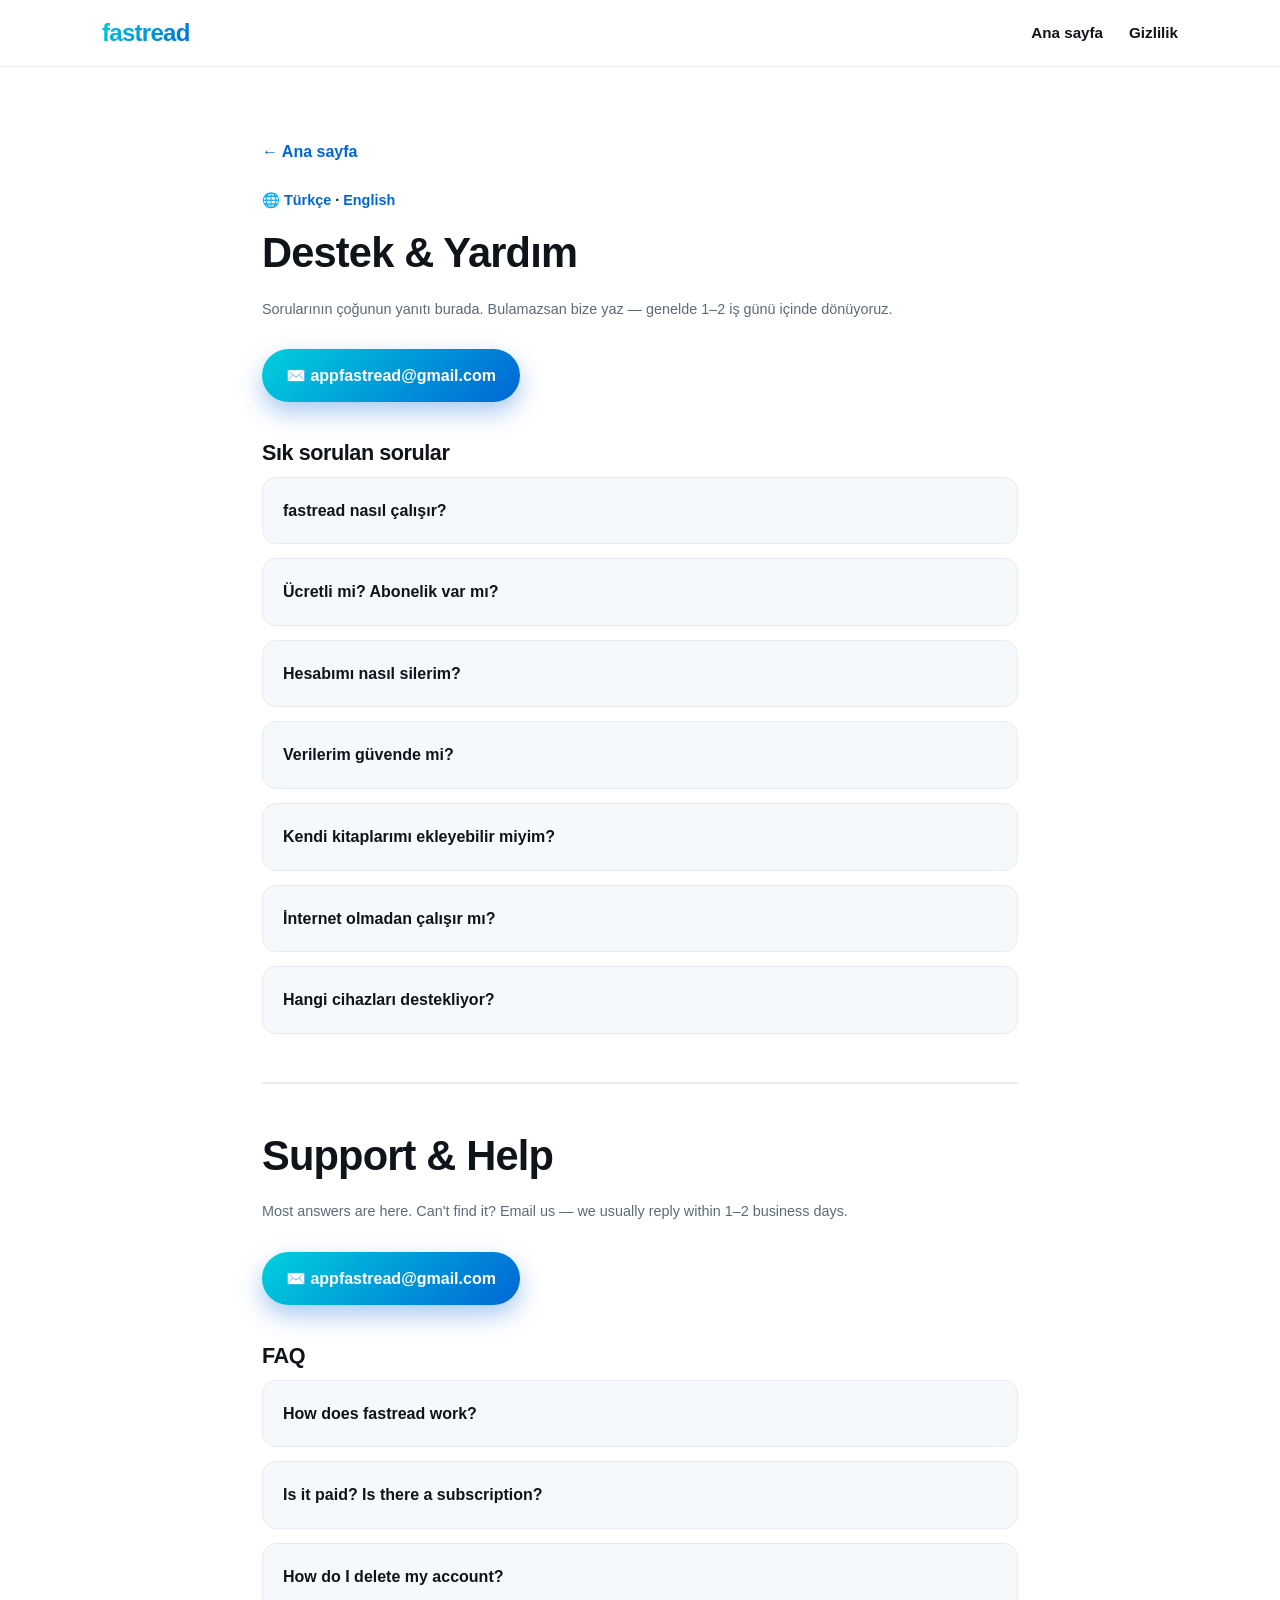
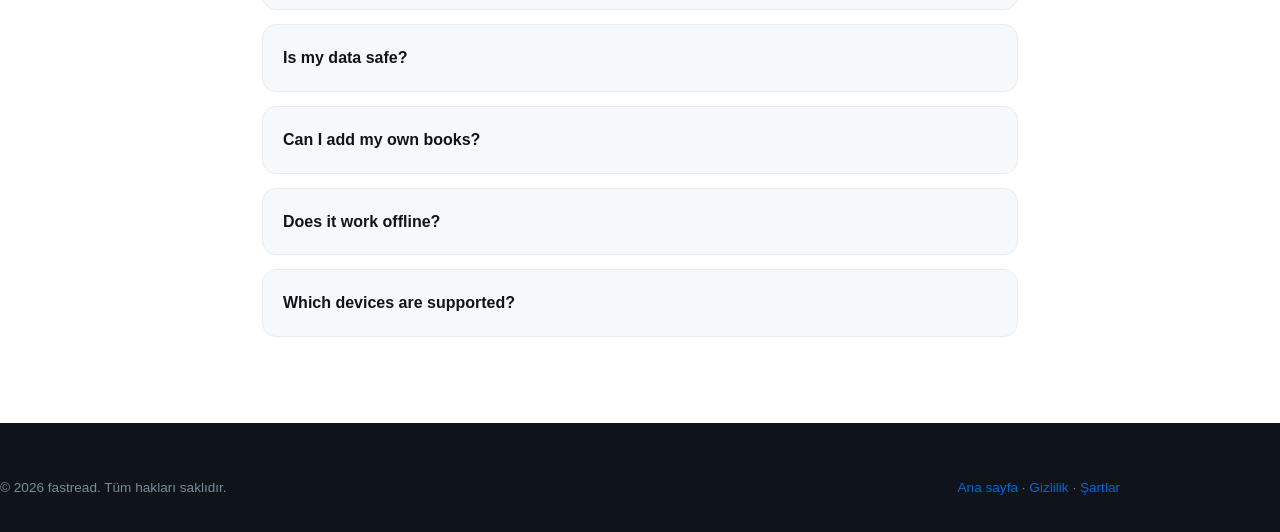
<file: support.html>
<!doctype html>
<html lang="tr">
<head>
  <meta charset="utf-8" />
  <meta name="viewport" content="width=device-width, initial-scale=1" />
  <title>Destek — fastread</title>
  <meta name="description" content="fastread yardım merkezi: sık sorulan sorular ve iletişim." />
  <meta name="robots" content="index, follow" />
  <meta name="theme-color" content="#0066d6" />
  <link rel="canonical" href="https://appfastread.github.io/support.html" />
  <meta property="og:type" content="website" />
  <meta property="og:title" content="Destek — fastread" />
  <meta property="og:url" content="https://appfastread.github.io/support.html" />
  <link rel="icon" href="data:image/svg+xml,<svg xmlns='http://www.w3.org/2000/svg' viewBox='0 0 100 100'><text y='.9em' font-size='90'>⚡</text></svg>" />
  <link rel="stylesheet" href="styles.css" />
</head>
<body>
  <header class="site-header">
    <div class="container nav">
      <a href="index.html" class="wordmark">fastread</a>
      <nav class="nav-links"><a href="index.html">Ana sayfa</a><a href="privacy.html">Gizlilik</a></nav>
    </div>
  </header>

  <main class="doc">
    <a class="back-home" href="index.html">← Ana sayfa</a>
    <p style="font-size:.9rem;font-weight:700;margin-bottom:1.2em">🌐 <a href="#">Türkçe</a> · <a href="#en">English</a></p>
    <h1>Destek &amp; Yardım</h1>
    <p class="updated">Sorularının çoğunun yanıtı burada. Bulamazsan bize yaz — genelde 1–2 iş günü içinde dönüyoruz.</p>

    <p style="margin:0 0 28px">
      <a class="btn btn-primary" href="mailto:appfastread@gmail.com">✉️ appfastread@gmail.com</a>
    </p>

    <h2>Sık sorulan sorular</h2>

    <details class="faq"><summary>fastread nasıl çalışır?</summary><p>fastread, kelimeleri gözünün odak noktasında tek tek göstererek (RSVP) ve ORP vurgusuyla okuma hızını artırır. WPM testiyle başlar, tempo ve egzersizlerle gelişirsin.</p></details>
    <details class="faq"><summary>Ücretli mi? Abonelik var mı?</summary><p>Hayır. fastread ücretsizdir; tüm özellikler açıktır ve uygulama içi satın alma ya da abonelik bulunmaz.</p></details>
    <details class="faq"><summary>Hesabımı nasıl silerim?</summary><p>Uygulamada <strong>Hesabım → Hesabı Sil</strong> adımından hesabını ve tüm verilerini kalıcı olarak silebilirsin. Bu işlem geri alınamaz.</p></details>
    <details class="faq"><summary>Verilerim güvende mi?</summary><p>Evet. Veriler güvenli sunucularda tutulur, aktarımda şifrelenir (HTTPS) ve üçüncü taraflara satılmaz. Ayrıntılar için <a href="privacy.html">Gizlilik Politikası</a>.</p></details>
    <details class="faq"><summary>Kendi kitaplarımı ekleyebilir miyim?</summary><p>Evet. PDF/EPUB dosyalarını ekleyebilir veya kamerayla sayfa tarayıp (OCR) metne çevirebilirsin.</p></details>
    <details class="faq"><summary>İnternet olmadan çalışır mı?</summary><p>Okuma egzersizlerinin çoğu çevrimdışı çalışır; ilerlemen internet geldiğinde hesabınla senkronlanır.</p></details>
    <details class="faq"><summary>Hangi cihazları destekliyor?</summary><p>iPhone ve iPad (iOS). İlerlemen hesabınla cihazlar arasında senkronlanır.</p></details>

    <hr class="lang-sep" />

    <!-- ENGLISH -->
    <h1 id="en">Support &amp; Help</h1>
    <p class="updated">Most answers are here. Can't find it? Email us — we usually reply within 1–2 business days.</p>
    <p style="margin:0 0 28px"><a class="btn btn-primary" href="mailto:appfastread@gmail.com">✉️ appfastread@gmail.com</a></p>

    <h2>FAQ</h2>
    <details class="faq"><summary>How does fastread work?</summary><p>fastread shows words one at a time at your eye's focal point (RSVP) with ORP highlighting to boost reading speed. Start with a WPM test, then improve with pacing and exercises.</p></details>
    <details class="faq"><summary>Is it paid? Is there a subscription?</summary><p>No. fastread is free — every feature is unlocked, and there are no in-app purchases or subscriptions.</p></details>
    <details class="faq"><summary>How do I delete my account?</summary><p>In the app, go to <strong>Account → Delete Account</strong> to permanently delete your account and all data. This cannot be undone.</p></details>
    <details class="faq"><summary>Is my data safe?</summary><p>Yes. Data is stored on secure servers, encrypted in transit (HTTPS), and never sold. See the <a href="privacy.html">Privacy Policy</a>.</p></details>
    <details class="faq"><summary>Can I add my own books?</summary><p>Yes. Add PDF/EPUB files or scan pages with your camera (OCR) to turn them into text.</p></details>
    <details class="faq"><summary>Does it work offline?</summary><p>Most exercises work offline; your progress syncs to your account when you're back online.</p></details>
    <details class="faq"><summary>Which devices are supported?</summary><p>iPhone and iPad (iOS). Your progress syncs across devices via your account.</p></details>
  </main>

  <footer class="site-footer">
    <div class="container footer-bottom" style="border:0;margin:0;padding:0">
      <span>© <span class="yr">2026</span> fastread. Tüm hakları saklıdır.</span>
      <span><a href="index.html">Ana sayfa</a> · <a href="privacy.html">Gizlilik</a> · <a href="terms.html">Şartlar</a></span>
    </div>
  </footer>
  <script>document.querySelectorAll(".yr").forEach(function(e){e.textContent=new Date().getFullYear();});</script>
</body>
</html>
</file>
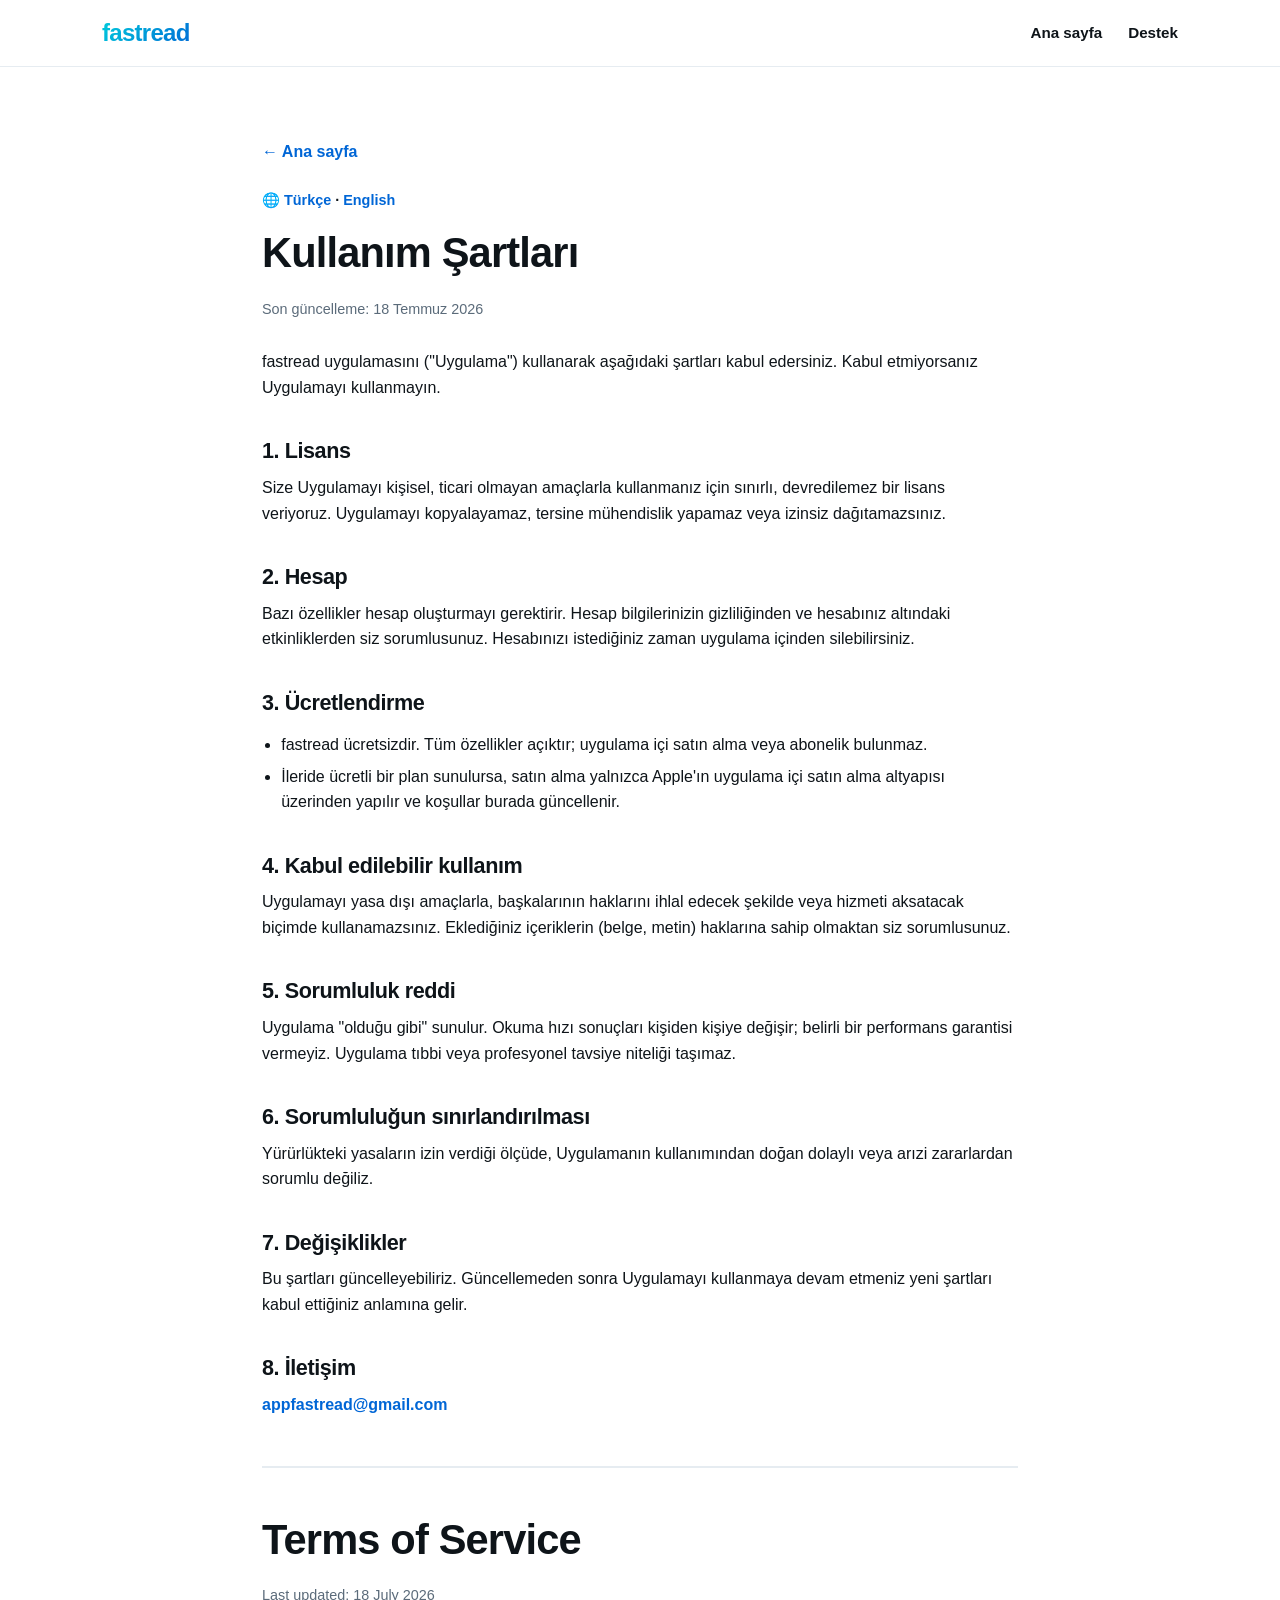
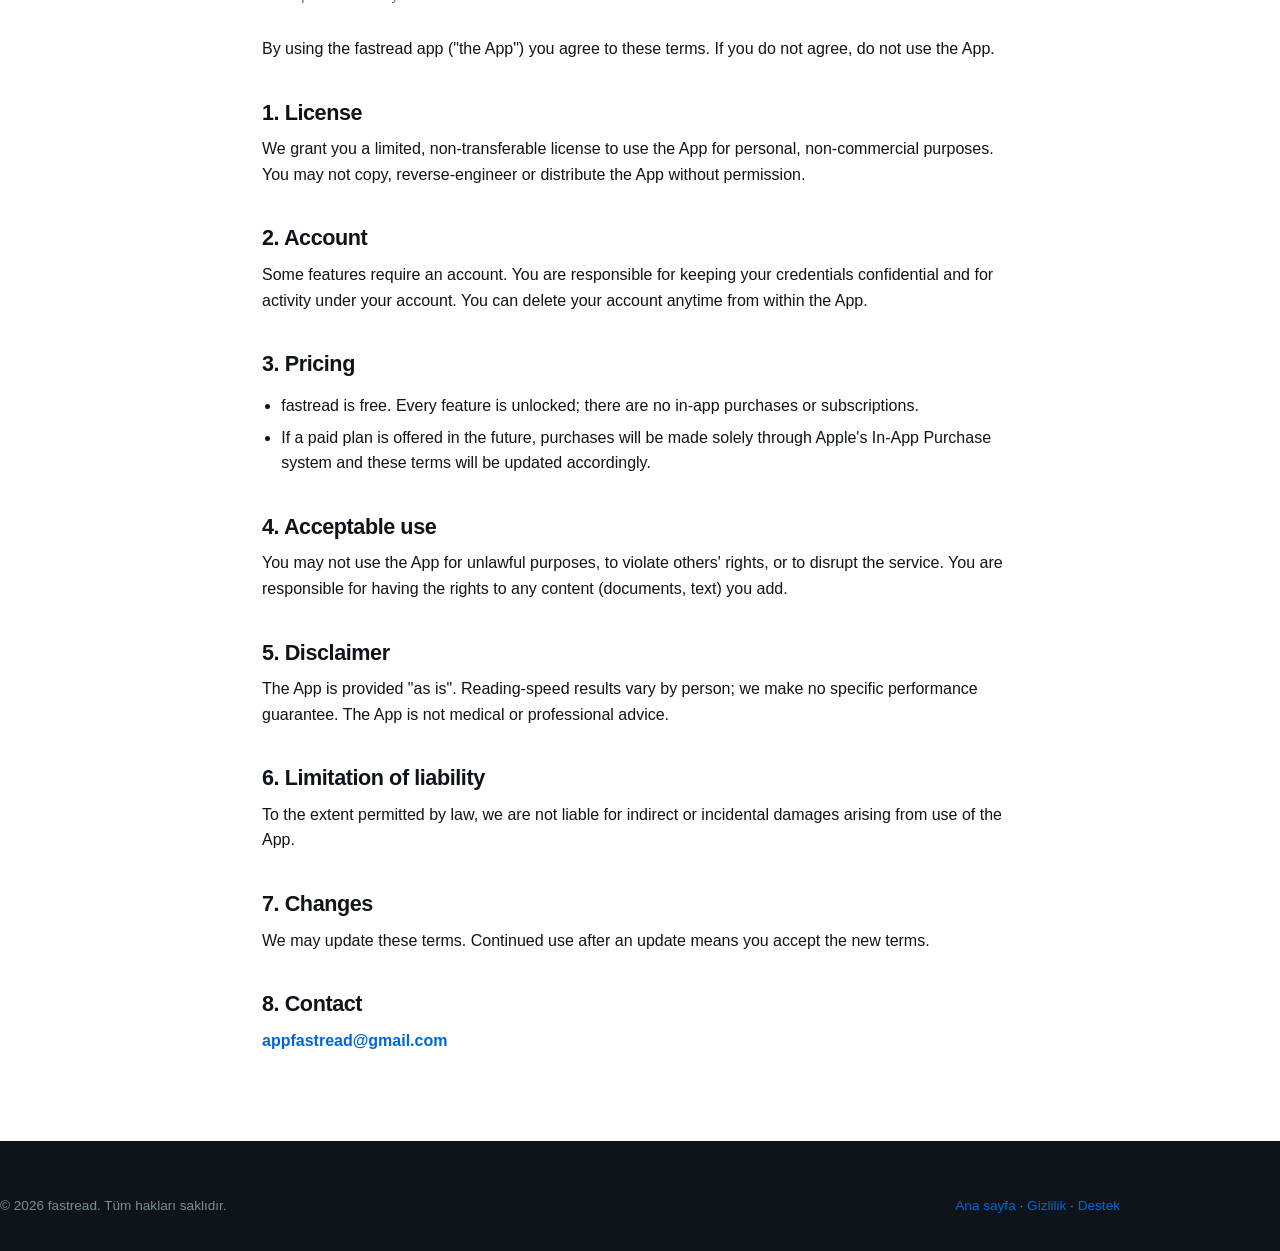
<file: terms.html>
<!doctype html>
<html lang="tr">
<head>
  <meta charset="utf-8" />
  <meta name="viewport" content="width=device-width, initial-scale=1" />
  <title>Kullanım Şartları — fastread</title>
  <meta name="description" content="fastread kullanım şartları: hizmet koşulları, ücretlendirme ve sorumluluk sınırları." />
  <meta name="robots" content="index, follow" />
  <meta name="theme-color" content="#0066d6" />
  <link rel="canonical" href="https://appfastread.github.io/terms.html" />
  <meta property="og:type" content="article" />
  <meta property="og:title" content="Kullanım Şartları — fastread" />
  <meta property="og:url" content="https://appfastread.github.io/terms.html" />
  <link rel="icon" href="data:image/svg+xml,<svg xmlns='http://www.w3.org/2000/svg' viewBox='0 0 100 100'><text y='.9em' font-size='90'>⚡</text></svg>" />
  <link rel="stylesheet" href="styles.css" />
</head>
<body>
  <header class="site-header">
    <div class="container nav">
      <a href="index.html" class="wordmark">fastread</a>
      <nav class="nav-links"><a href="index.html">Ana sayfa</a><a href="support.html">Destek</a></nav>
    </div>
  </header>

  <main class="doc">
    <a class="back-home" href="index.html">← Ana sayfa</a>
    <p style="font-size:.9rem;font-weight:700;margin-bottom:1.2em">🌐 <a href="#">Türkçe</a> · <a href="#en">English</a></p>
    <h1>Kullanım Şartları</h1>
    <p class="updated">Son güncelleme: 18 Temmuz 2026</p>

    <p>fastread uygulamasını ("Uygulama") kullanarak aşağıdaki şartları kabul edersiniz. Kabul etmiyorsanız Uygulamayı kullanmayın.</p>

    <h2>1. Lisans</h2>
    <p>Size Uygulamayı kişisel, ticari olmayan amaçlarla kullanmanız için sınırlı, devredilemez bir lisans veriyoruz. Uygulamayı kopyalayamaz, tersine mühendislik yapamaz veya izinsiz dağıtamazsınız.</p>

    <h2>2. Hesap</h2>
    <p>Bazı özellikler hesap oluşturmayı gerektirir. Hesap bilgilerinizin gizliliğinden ve hesabınız altındaki etkinliklerden siz sorumlusunuz. Hesabınızı istediğiniz zaman uygulama içinden silebilirsiniz.</p>

    <h2>3. Ücretlendirme</h2>
    <ul>
      <li>fastread ücretsizdir. Tüm özellikler açıktır; uygulama içi satın alma veya abonelik bulunmaz.</li>
      <li>İleride ücretli bir plan sunulursa, satın alma yalnızca Apple'ın uygulama içi satın alma altyapısı üzerinden yapılır ve koşullar burada güncellenir.</li>
    </ul>

    <h2>4. Kabul edilebilir kullanım</h2>
    <p>Uygulamayı yasa dışı amaçlarla, başkalarının haklarını ihlal edecek şekilde veya hizmeti aksatacak biçimde kullanamazsınız. Eklediğiniz içeriklerin (belge, metin) haklarına sahip olmaktan siz sorumlusunuz.</p>

    <h2>5. Sorumluluk reddi</h2>
    <p>Uygulama "olduğu gibi" sunulur. Okuma hızı sonuçları kişiden kişiye değişir; belirli bir performans garantisi vermeyiz. Uygulama tıbbi veya profesyonel tavsiye niteliği taşımaz.</p>

    <h2>6. Sorumluluğun sınırlandırılması</h2>
    <p>Yürürlükteki yasaların izin verdiği ölçüde, Uygulamanın kullanımından doğan dolaylı veya arızi zararlardan sorumlu değiliz.</p>

    <h2>7. Değişiklikler</h2>
    <p>Bu şartları güncelleyebiliriz. Güncellemeden sonra Uygulamayı kullanmaya devam etmeniz yeni şartları kabul ettiğiniz anlamına gelir.</p>

    <h2>8. İletişim</h2>
    <p><a href="mailto:appfastread@gmail.com">appfastread@gmail.com</a></p>

    <hr class="lang-sep" />

    <!-- ENGLISH -->
    <h1 id="en">Terms of Service</h1>
    <p class="updated">Last updated: 18 July 2026</p>
    <p>By using the fastread app ("the App") you agree to these terms. If you do not agree, do not use the App.</p>

    <h2>1. License</h2>
    <p>We grant you a limited, non-transferable license to use the App for personal, non-commercial purposes. You may not copy, reverse-engineer or distribute the App without permission.</p>

    <h2>2. Account</h2>
    <p>Some features require an account. You are responsible for keeping your credentials confidential and for activity under your account. You can delete your account anytime from within the App.</p>

    <h2>3. Pricing</h2>
    <ul>
      <li>fastread is free. Every feature is unlocked; there are no in-app purchases or subscriptions.</li>
      <li>If a paid plan is offered in the future, purchases will be made solely through Apple's In-App Purchase system and these terms will be updated accordingly.</li>
    </ul>

    <h2>4. Acceptable use</h2>
    <p>You may not use the App for unlawful purposes, to violate others' rights, or to disrupt the service. You are responsible for having the rights to any content (documents, text) you add.</p>

    <h2>5. Disclaimer</h2>
    <p>The App is provided "as is". Reading-speed results vary by person; we make no specific performance guarantee. The App is not medical or professional advice.</p>

    <h2>6. Limitation of liability</h2>
    <p>To the extent permitted by law, we are not liable for indirect or incidental damages arising from use of the App.</p>

    <h2>7. Changes</h2>
    <p>We may update these terms. Continued use after an update means you accept the new terms.</p>

    <h2>8. Contact</h2>
    <p><a href="mailto:appfastread@gmail.com">appfastread@gmail.com</a></p>
  </main>

  <footer class="site-footer">
    <div class="container footer-bottom" style="border:0;margin:0;padding:0">
      <span>© <span class="yr">2026</span> fastread. Tüm hakları saklıdır.</span>
      <span><a href="index.html">Ana sayfa</a> · <a href="privacy.html">Gizlilik</a> · <a href="support.html">Destek</a></span>
    </div>
  </footer>
  <script>document.querySelectorAll(".yr").forEach(function(e){e.textContent=new Date().getFullYear();});</script>
</body>
</html>
</file>
<file: styles.css>
/* fastread — tanıtım sitesi ortak stilleri */
:root {
  --cyan: #00d0dc;
  --blue: #0066d6;
  --blue-deep: #135ba8;
  --accent: #f88808;
  --ink: #0e1419;
  --ink-2: #161d24;
  --bg: #ffffff;
  --muted: #5b6b7a;
  --card: #f6f9fb;
  --border: #e6ecf1;
  --grad: linear-gradient(135deg, #00d0dc 0%, #0066d6 100%);
  --radius: 18px;
  --shadow: 0 18px 50px rgba(14, 20, 25, 0.12);
  --maxw: 1120px;
  font-synthesis: none;
}

* { box-sizing: border-box; }
html { scroll-behavior: smooth; -webkit-text-size-adjust: 100%; }
body {
  margin: 0;
  font-family: -apple-system, BlinkMacSystemFont, "Segoe UI", Roboto, Helvetica, Arial, sans-serif;
  color: var(--ink);
  background: var(--bg);
  line-height: 1.6;
  -webkit-font-smoothing: antialiased;
}
a { color: var(--blue); text-decoration: none; }
img { max-width: 100%; display: block; }
h1, h2, h3 { line-height: 1.15; letter-spacing: -0.02em; margin: 0 0 .5em; }
h1 { font-size: clamp(2.1rem, 6vw, 3.6rem); font-weight: 800; }
h2 { font-size: clamp(1.6rem, 4vw, 2.4rem); font-weight: 800; }
p { margin: 0 0 1em; }
.container { width: 100%; max-width: var(--maxw); margin: 0 auto; padding: 0 22px; }
.muted { color: var(--muted); }
.center { text-align: center; }

/* Marka wordmark */
.wordmark {
  font-weight: 800; letter-spacing: -0.03em; font-size: 1.5rem;
  background: var(--grad); -webkit-background-clip: text; background-clip: text; color: transparent;
}

/* Butonlar */
.btn {
  display: inline-flex; align-items: center; gap: .5rem;
  padding: .85rem 1.5rem; border-radius: 999px; font-weight: 700; font-size: 1rem;
  border: 0; cursor: pointer; transition: transform .15s ease, box-shadow .15s ease;
}
.btn-primary { background: var(--grad); color: #fff; box-shadow: 0 10px 24px rgba(0, 102, 214, .35); }
.btn-primary:hover { transform: translateY(-2px); box-shadow: 0 16px 32px rgba(0, 102, 214, .45); }
.btn-ghost { background: rgba(255,255,255,.12); color: #fff; border: 1px solid rgba(255,255,255,.28); }
.btn-ghost:hover { background: rgba(255,255,255,.2); }
.btn-accent { background: var(--accent); color: #fff; box-shadow: 0 10px 24px rgba(248,136,8,.35); }

/* Header / nav */
.site-header {
  position: sticky; top: 0; z-index: 50;
  backdrop-filter: saturate(160%) blur(12px);
  background: rgba(255,255,255,.82); border-bottom: 1px solid var(--border);
}
.nav { display: flex; align-items: center; justify-content: space-between; height: 66px; }
.nav-links { display: flex; align-items: center; gap: 26px; }
.nav-links a { color: var(--ink); font-weight: 600; font-size: .95rem; }
.nav-links a:hover { color: var(--blue); }
.lang-switch { display: inline-flex; align-items: center; gap: 2px; font-size: .82rem; font-weight: 800; }
.lang-switch a { padding: 3px 7px; border-radius: 7px; color: var(--muted); }
.lang-switch a.active { color: var(--blue); background: rgba(0,102,214,.1); }
.lang-switch .sep { color: var(--border); }
@media (max-width: 760px) { .nav-links .hide-sm { display: none; } }

/* Hero */
.hero {
  position: relative; overflow: hidden; color: #fff;
  background: radial-gradient(1200px 600px at 80% -10%, rgba(0,208,220,.35), transparent 60%), var(--ink);
  padding: clamp(48px, 8vw, 96px) 0;
}
.hero::after {
  content: ""; position: absolute; inset: auto -10% -40% 60%; height: 70%;
  background: radial-gradient(closest-side, rgba(0,102,214,.5), transparent); filter: blur(10px);
}
.hero-grid { display: grid; grid-template-columns: 1.05fr .95fr; gap: 44px; align-items: center; }
@media (max-width: 900px) { .hero-grid { grid-template-columns: 1fr; text-align: center; } }
.hero h1 { color: #fff; }
.hero .lead { font-size: clamp(1.05rem, 2.2vw, 1.25rem); color: #c7d4de; max-width: 34ch; }
@media (max-width: 900px) { .hero .lead { margin-inline: auto; } }
.hero-cta { display: flex; gap: 14px; flex-wrap: wrap; margin-top: 26px; }
@media (max-width: 900px) { .hero-cta { justify-content: center; } }
.pill { display: inline-block; padding: .35rem .8rem; border-radius: 999px; font-size: .8rem; font-weight: 700;
  background: rgba(0,208,220,.16); color: #7ff0f8; border: 1px solid rgba(0,208,220,.3); margin-bottom: 18px; }

/* RSVP canlı demo */
.rsvp-demo {
  background: rgba(255,255,255,.04); border: 1px solid rgba(255,255,255,.12);
  border-radius: 24px; padding: 34px 24px; min-height: 260px;
  display: flex; flex-direction: column; align-items: center; justify-content: center; gap: 20px;
  box-shadow: var(--shadow);
}
.rsvp-word { font-size: clamp(2rem, 7vw, 3rem); font-weight: 800; letter-spacing: -.02em; min-height: 1.2em; }
.rsvp-word .orp { color: var(--accent); }
.rsvp-track { width: 80%; height: 4px; border-radius: 999px; background: rgba(255,255,255,.14); overflow: hidden; }
.rsvp-fill { height: 100%; width: 0; background: var(--grad); transition: width .12s linear; }
.rsvp-meta { color: #8aa0b0; font-size: .85rem; letter-spacing: .02em; }

/* Bölümler */
section { padding: clamp(56px, 9vw, 96px) 0; }
.section-head { max-width: 640px; margin: 0 auto 44px; text-align: center; }
.section-head p { color: var(--muted); font-size: 1.08rem; }

/* Özellik kartları */
.grid { display: grid; gap: 20px; }
.features { grid-template-columns: repeat(3, 1fr); }
@media (max-width: 900px) { .features { grid-template-columns: repeat(2, 1fr); } }
@media (max-width: 560px) { .features { grid-template-columns: 1fr; } }
.card {
  background: var(--card); border: 1px solid var(--border); border-radius: var(--radius);
  padding: 26px 22px; transition: transform .18s ease, box-shadow .18s ease;
}
.card:hover { transform: translateY(-4px); box-shadow: var(--shadow); }
.card .ico {
  width: 46px; height: 46px; border-radius: 12px; display: grid; place-items: center;
  background: var(--grad); color: #fff; font-size: 1.35rem; margin-bottom: 14px;
}
.card h3 { font-size: 1.15rem; margin-bottom: .35em; }
.card p { color: var(--muted); font-size: .96rem; margin: 0; }

/* Nasıl çalışır */
.steps { grid-template-columns: repeat(3, 1fr); counter-reset: step; }
@media (max-width: 760px) { .steps { grid-template-columns: 1fr; } }
.step { text-align: center; padding: 10px; }
.step .num {
  width: 54px; height: 54px; margin: 0 auto 16px; border-radius: 50%; display: grid; place-items: center;
  font-weight: 800; font-size: 1.3rem; color: #fff; background: var(--grad);
}

/* Galeri / telefon */
.gallery { background: linear-gradient(180deg, #f6f9fb, #fff); }
.phones { display: flex; gap: 30px; justify-content: center; flex-wrap: wrap; align-items: flex-start; }
.phone {
  width: 260px; border-radius: 40px; padding: 12px; background: #0e1419;
  box-shadow: var(--shadow); border: 1px solid #222d36;
}
.phone .screen { border-radius: 30px; overflow: hidden; background: #0e1419; }
.phone .cap { text-align: center; color: var(--muted); font-size: .9rem; margin-top: 12px; font-weight: 600; }

/* CTA şeridi */
.cta {
  color: #fff; text-align: center;
  background: radial-gradient(800px 400px at 50% -30%, rgba(0,208,220,.4), transparent), var(--grad);
}
.cta h2 { color: #fff; }
.cta p { color: rgba(255,255,255,.9); max-width: 46ch; margin: 0 auto 26px; }
.badge-soon {
  display: inline-block; margin-top: 8px; font-size: .82rem; color: #fff; opacity: .85;
  border: 1px dashed rgba(255,255,255,.5); padding: .3rem .8rem; border-radius: 999px;
}

/* Footer */
.site-footer { background: var(--ink); color: #b9c6d0; padding: 54px 0 34px; }
.footer-grid { display: flex; justify-content: space-between; gap: 30px; flex-wrap: wrap; }
.footer-grid a { color: #b9c6d0; }
.footer-grid a:hover { color: #fff; }
.footer-col h4 { color: #fff; font-size: .95rem; margin: 0 0 12px; }
.footer-col ul { list-style: none; padding: 0; margin: 0; display: grid; gap: 8px; font-size: .93rem; }
.footer-bottom { border-top: 1px solid #1e2830; margin-top: 34px; padding-top: 22px; font-size: .85rem; color: #7c8b97; display: flex; justify-content: space-between; gap: 12px; flex-wrap: wrap; }

/* İçerik sayfaları (privacy/terms/support) */
.doc { max-width: 800px; margin: 0 auto; padding: clamp(40px, 7vw, 72px) 22px; }
.doc h1 { font-size: clamp(1.8rem, 5vw, 2.6rem); }
.doc h2 { font-size: 1.35rem; margin-top: 1.8em; }
.doc h3 { font-size: 1.08rem; margin-top: 1.4em; }
.doc .updated { color: var(--muted); font-size: .9rem; margin-bottom: 2em; }
.doc ul { padding-left: 1.2em; }
.doc li { margin-bottom: .4em; }
.doc .lang-sep { margin: 3em 0; border: 0; border-top: 2px solid var(--border); }
.doc a { font-weight: 600; }
.back-home { display: inline-flex; align-items: center; gap: 6px; font-weight: 700; margin-bottom: 1.5em; }
.faq { border: 1px solid var(--border); border-radius: 14px; padding: 4px 20px; margin-bottom: 14px; background: var(--card); }
.faq summary { cursor: pointer; font-weight: 700; padding: 16px 0; list-style: none; }
.faq summary::-webkit-details-marker { display: none; }
.faq[open] summary { color: var(--blue); }
.faq p { padding-bottom: 16px; margin: 0; color: var(--muted); }

/* Hero güven şeridi */
.trust { display: flex; flex-wrap: wrap; gap: 10px 20px; margin-top: 26px; color: #9fb3c2; font-size: .9rem; font-weight: 600; }
.trust span { display: inline-flex; align-items: center; gap: 7px; }
.trust b { color: #7ff0f8; font-weight: 700; }
@media (max-width: 900px) { .trust { justify-content: center; } }

/* Showcase — dönüşümlü metin + telefon */
.showcase .showrow {
  display: grid; grid-template-columns: 1fr 1fr; gap: 48px; align-items: center;
  margin-bottom: 72px;
}
.showcase .showrow:last-child { margin-bottom: 0; }
.showcase .showrow.rev .show-media { order: 2; }
@media (max-width: 820px) {
  .showcase .showrow, .showcase .showrow.rev { grid-template-columns: 1fr; gap: 26px; text-align: center; }
  .showcase .showrow.rev .show-media { order: 0; }
}
.show-badge {
  display: inline-block; font-size: .78rem; font-weight: 800; letter-spacing: .06em; text-transform: uppercase;
  color: var(--blue); background: rgba(0,102,214,.09); border: 1px solid rgba(0,102,214,.18);
  padding: .3rem .7rem; border-radius: 999px; margin-bottom: 14px;
}
.show-copy h3 { font-size: clamp(1.4rem, 3vw, 1.9rem); }
.show-copy p { color: var(--muted); font-size: 1.05rem; }
.show-media { display: flex; justify-content: center; }

/* İstatistik / fayda bandı */
.stats { background: var(--ink); color: #fff; }
.stats .grid { grid-template-columns: repeat(4, 1fr); gap: 24px; }
@media (max-width: 720px) { .stats .grid { grid-template-columns: repeat(2, 1fr); } }
.stat { text-align: center; padding: 10px; }
.stat .n { font-size: clamp(1.8rem, 4vw, 2.6rem); font-weight: 800; background: var(--grad); -webkit-background-clip: text; background-clip: text; color: transparent; }
.stat .l { color: #9fb3c2; font-size: .95rem; margin-top: 4px; }

/* Ana sayfa FAQ genişliği */
.home-faq { max-width: 760px; margin: 0 auto; }
</file>
